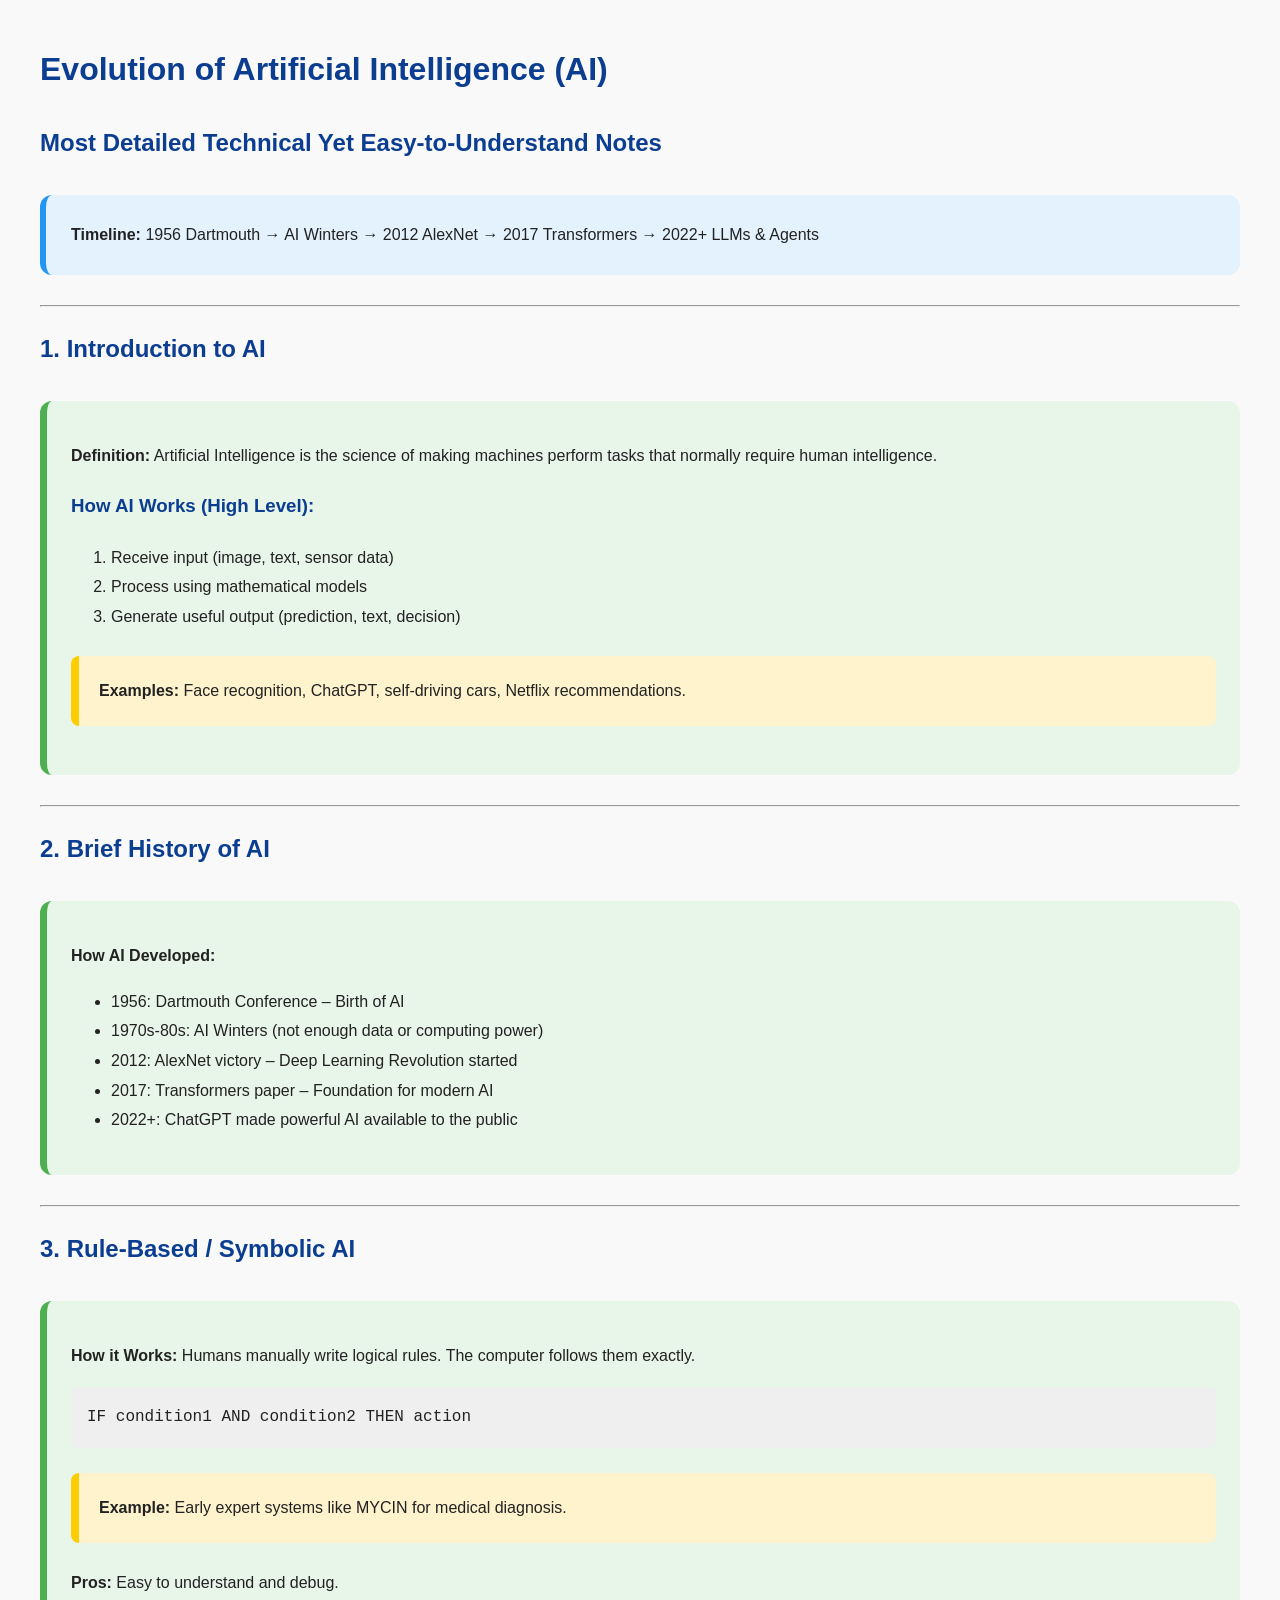
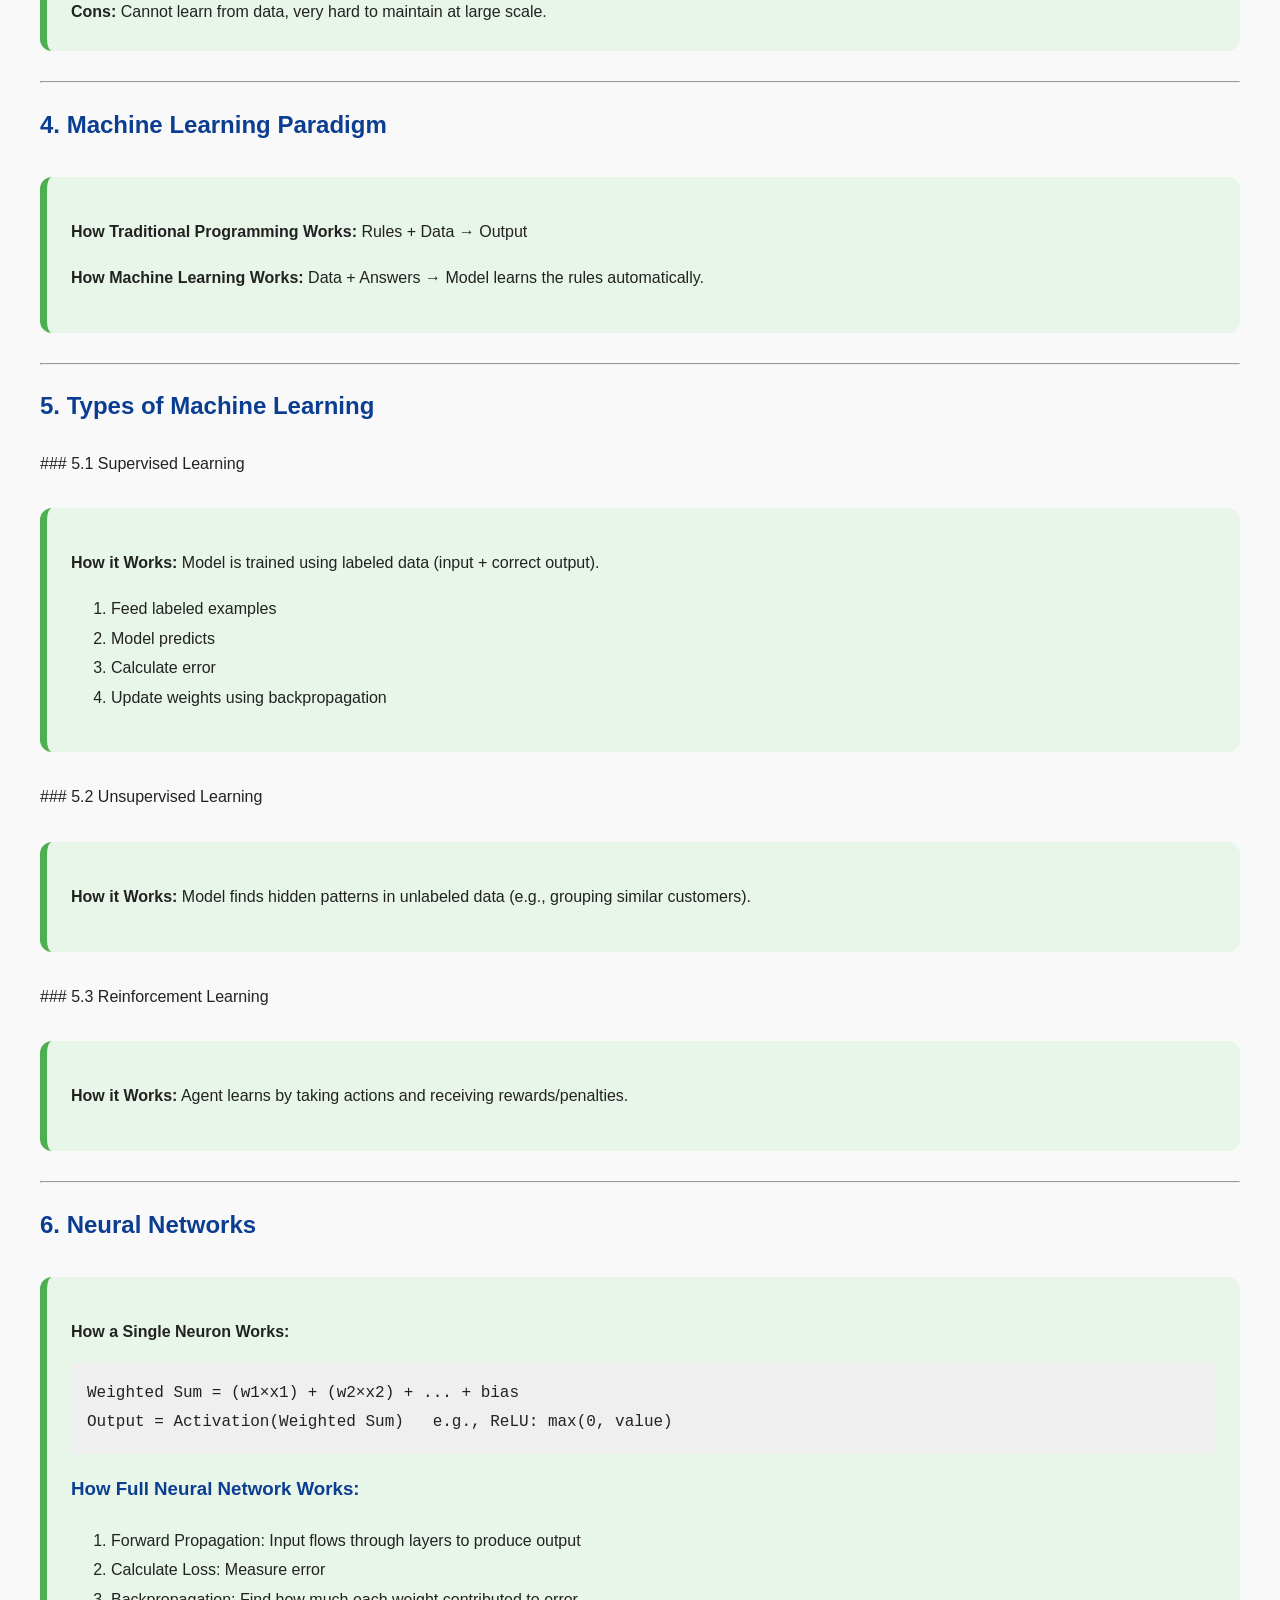
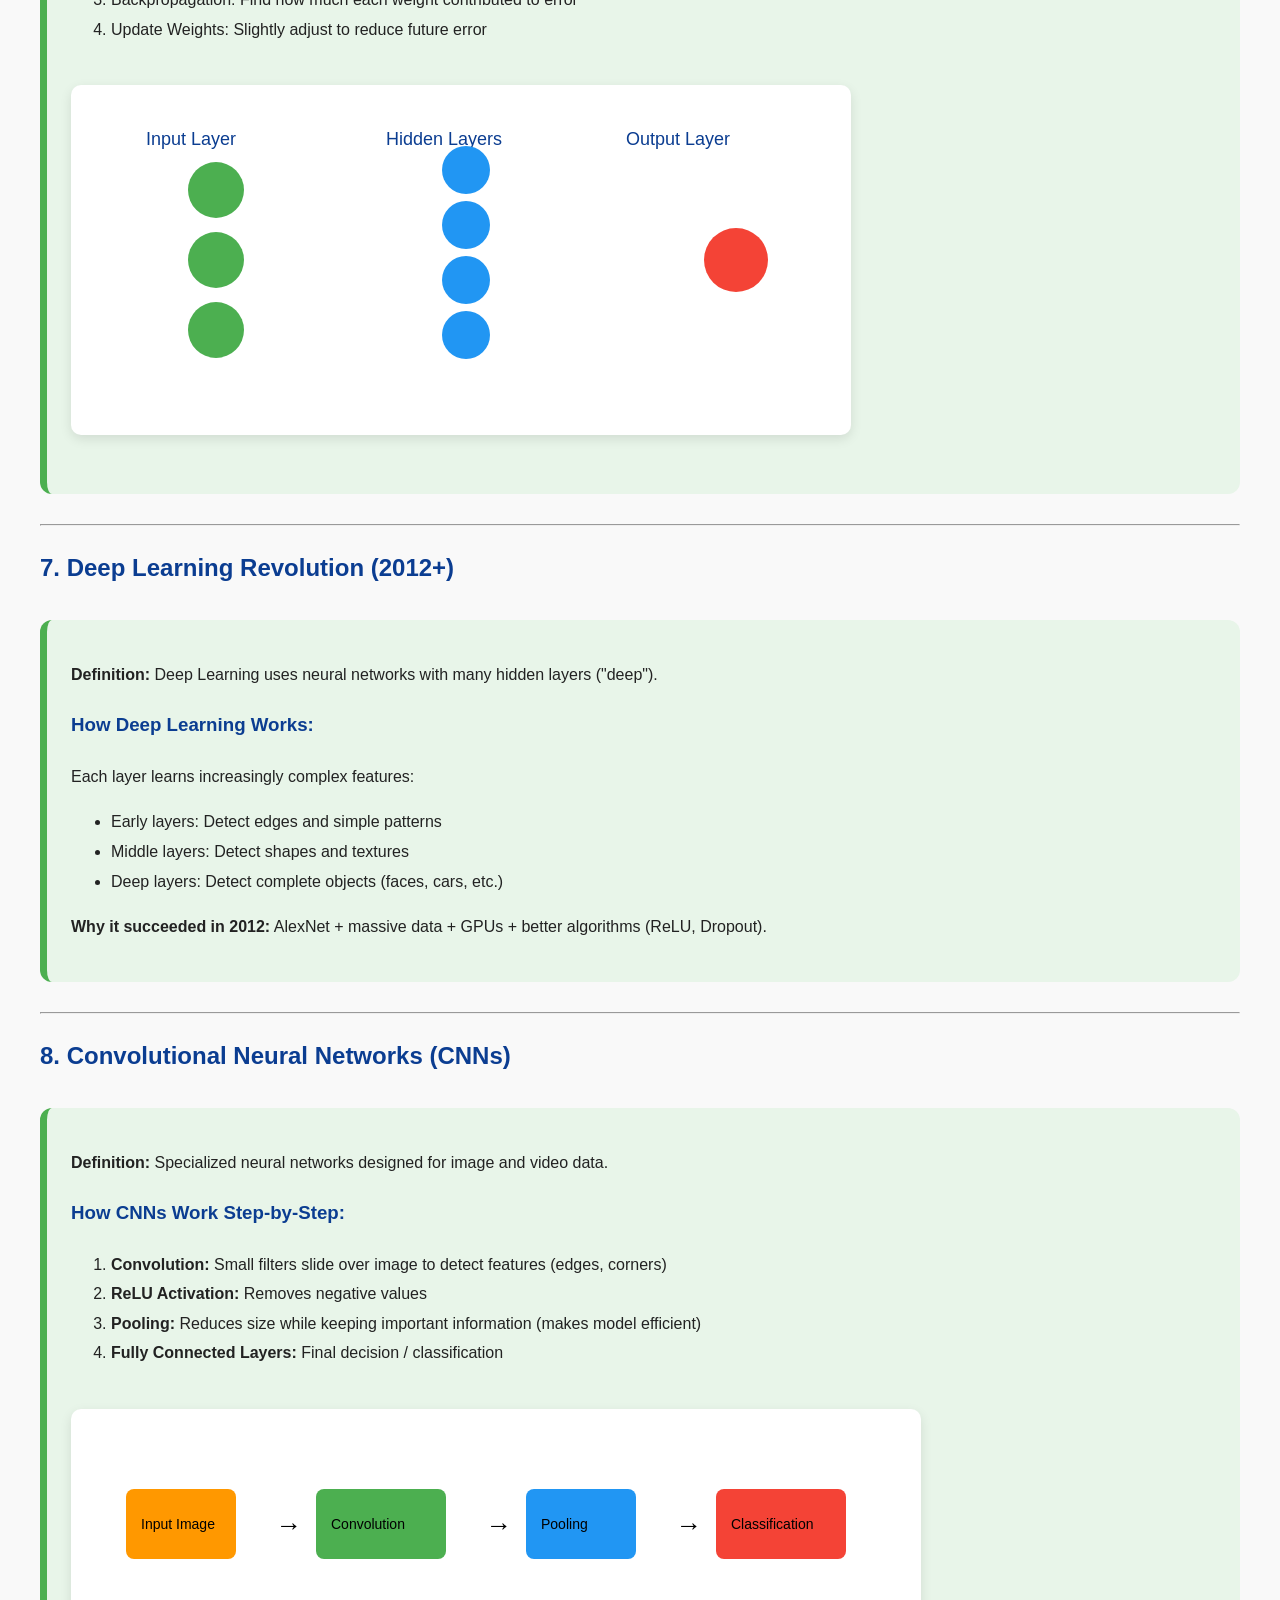
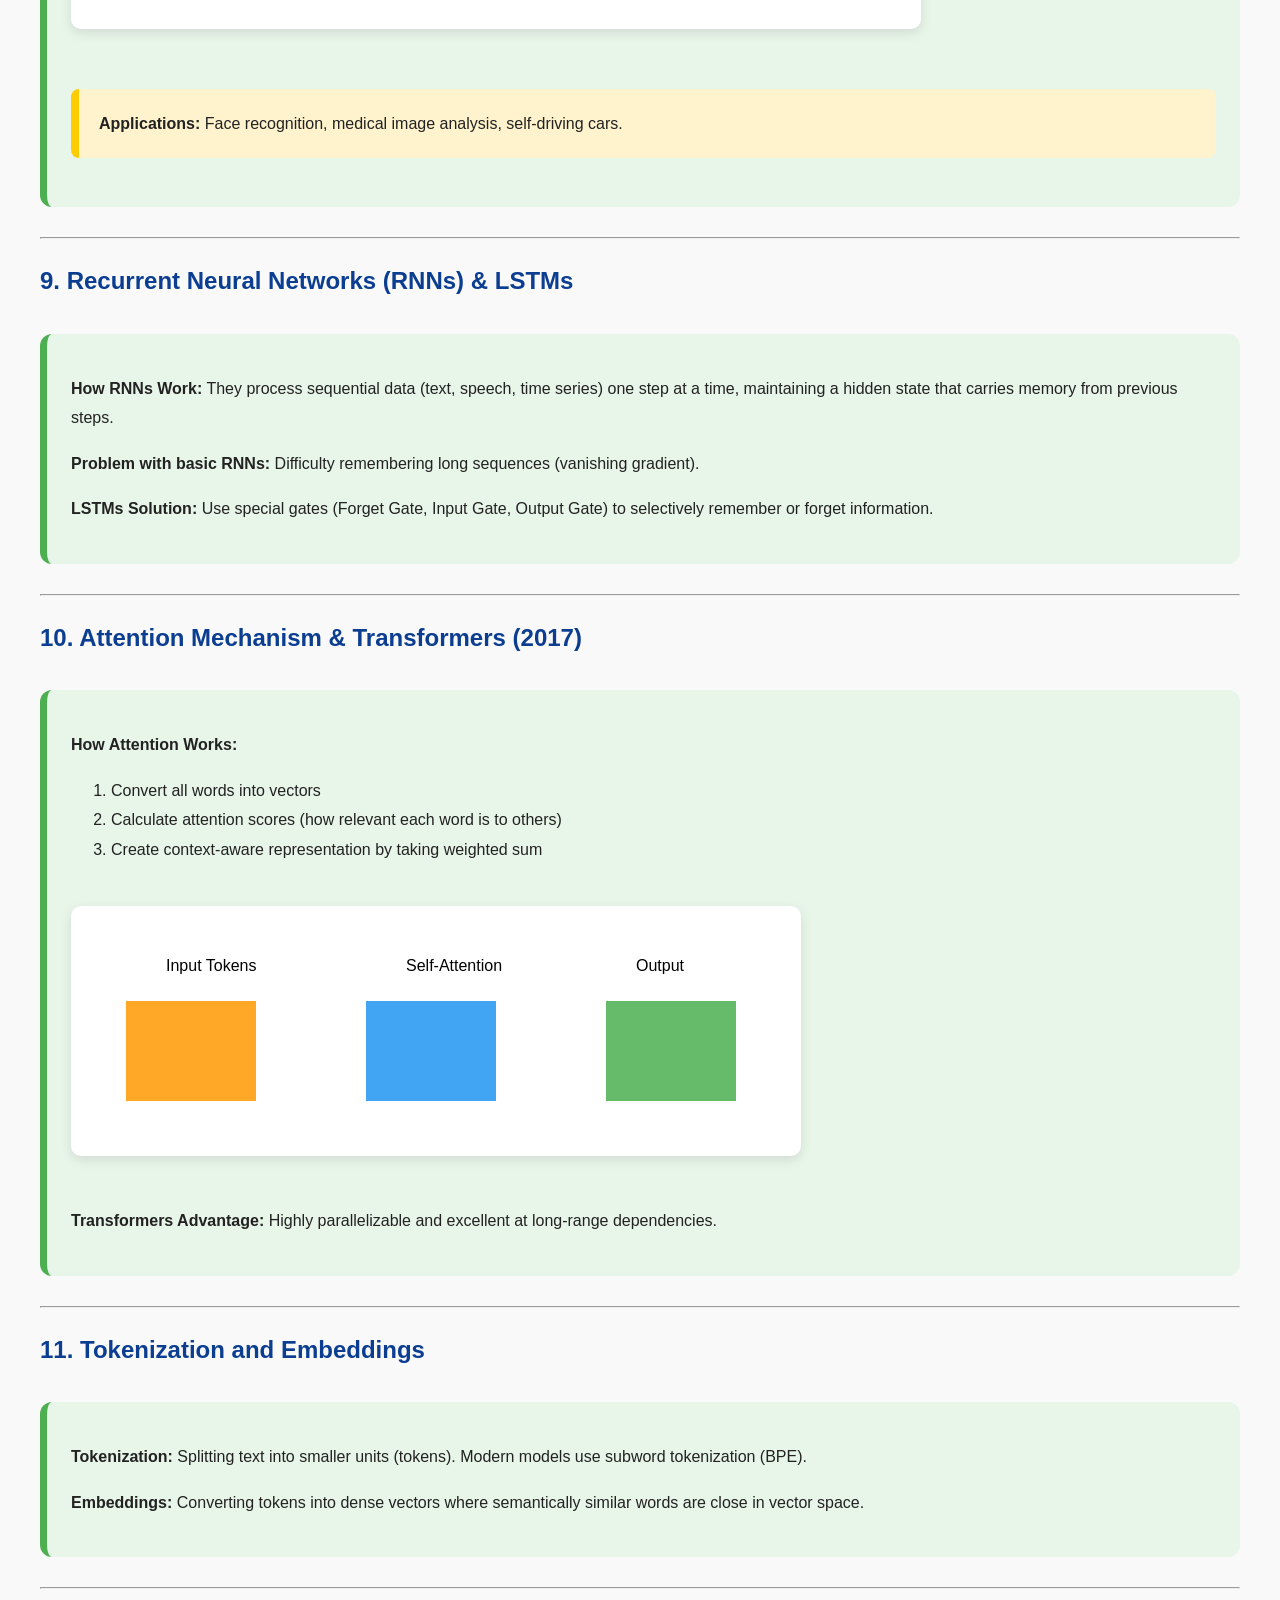
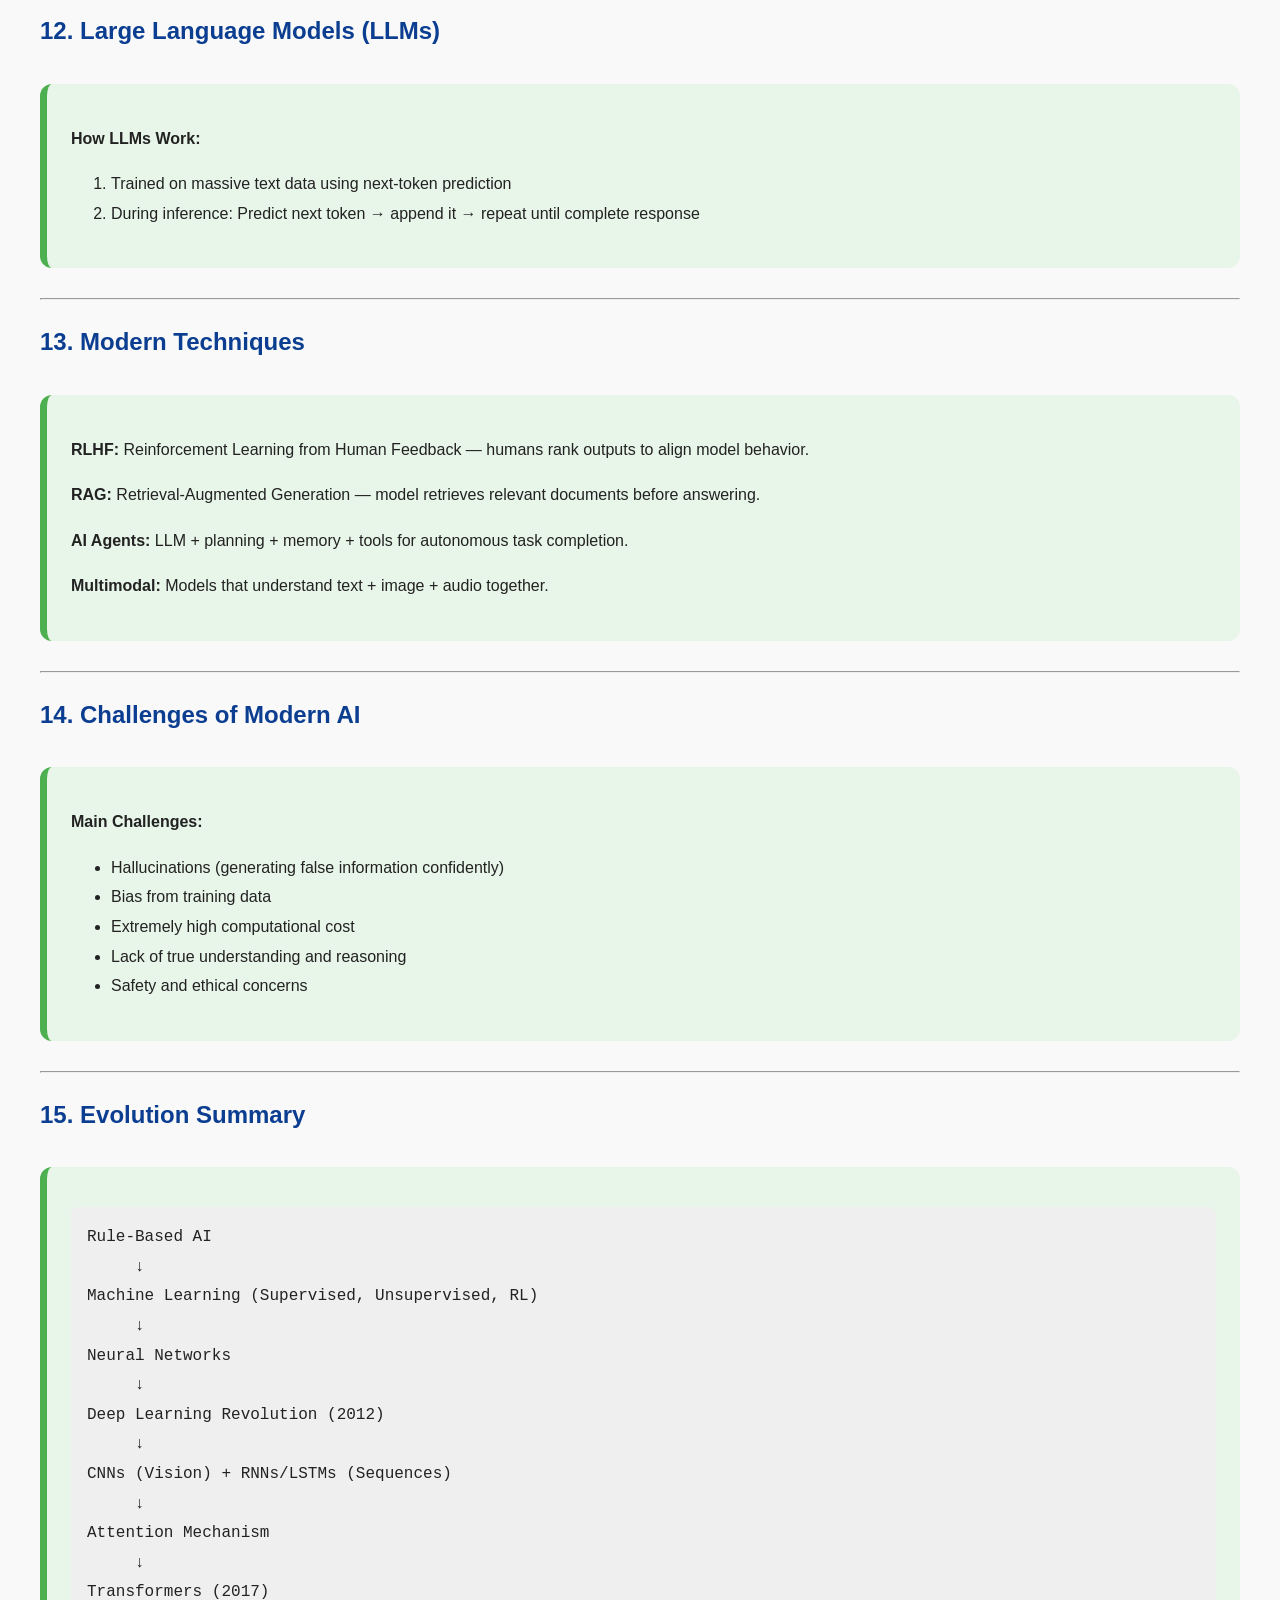
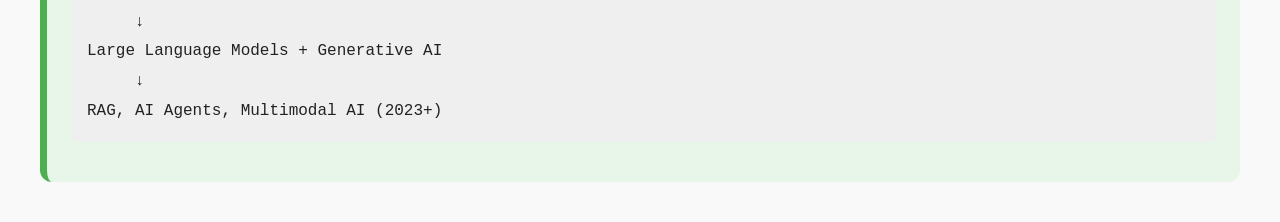
<file: AI_ML_intro_notes.html>
<!DOCTYPE html>
<html>
<head>
    <meta charset="UTF-8">
    <title>Evolution of AI - Most Detailed Notes</title>
    <style>
        body { font-family: Arial, sans-serif; line-height: 1.85; margin: 40px; background-color: #f9f9f9; color: #222; }
        h1, h2, h3 { color: #0b3d91; }
        code, pre { background-color: #efefef; padding: 16px; border-radius: 8px; overflow-x: auto; font-family: 'Courier New', monospace; }
        table { border-collapse: collapse; width: 100%; margin: 20px 0; }
        th, td { border: 1px solid #999; padding: 12px; text-align: left; }
        .example { background: #fff3cd; padding: 20px; border-left: 8px solid #ffcc00; margin: 25px 0; border-radius: 8px; }
        .timeline { background: #e3f2fd; padding: 25px; border-radius: 12px; margin: 30px 0; border-left: 6px solid #2196F3; }
        svg { max-width: 100%; height: auto; margin: 25px 0; background: white; border-radius: 10px; padding: 15px; box-shadow: 0 4px 12px rgba(0,0,0,0.1); }
        .diagram-caption { text-align: center; font-style: italic; color: #444; margin: 12px 0 35px 0; }
        .subtype { background: #e8f5e9; padding: 24px; border-radius: 12px; margin: 30px 0; border-left: 7px solid #4CAF50; }
    </style>
</head>
<body>

<h1>Evolution of Artificial Intelligence (AI)</h1>
<h2>Most Detailed Technical Yet Easy-to-Understand Notes</h2>

<div class="timeline">
    <strong>Timeline:</strong> 1956 Dartmouth → AI Winters → 2012 AlexNet → 2017 Transformers → 2022+ LLMs & Agents
</div>

<hr>

<h2>1. Introduction to AI</h2>
<div class="subtype">
<p><strong>Definition:</strong> Artificial Intelligence is the science of making machines perform tasks that normally require human intelligence.</p>

<h3>How AI Works (High Level):</h3>
<ol>
    <li>Receive input (image, text, sensor data)</li>
    <li>Process using mathematical models</li>
    <li>Generate useful output (prediction, text, decision)</li>
</ol>

<div class="example">
<b>Examples:</b> Face recognition, ChatGPT, self-driving cars, Netflix recommendations.
</div>
</div>

<hr>

<h2>2. Brief History of AI</h2>
<div class="subtype">
<p><strong>How AI Developed:</strong></p>
<ul>
    <li>1956: Dartmouth Conference – Birth of AI</li>
    <li>1970s-80s: AI Winters (not enough data or computing power)</li>
    <li>2012: AlexNet victory – Deep Learning Revolution started</li>
    <li>2017: Transformers paper – Foundation for modern AI</li>
    <li>2022+: ChatGPT made powerful AI available to the public</li>
</ul>
</div>

<hr>

<h2>3. Rule-Based / Symbolic AI</h2>
<div class="subtype">
<p><strong>How it Works:</strong> Humans manually write logical rules. The computer follows them exactly.</p>

<pre>
IF condition1 AND condition2 THEN action
</pre>

<div class="example">
<b>Example:</b> Early expert systems like MYCIN for medical diagnosis.
</div>

<strong>Pros:</strong> Easy to understand and debug.<br>
<strong>Cons:</strong> Cannot learn from data, very hard to maintain at large scale.
</div>

<hr>

<h2>4. Machine Learning Paradigm</h2>
<div class="subtype">
<p><strong>How Traditional Programming Works:</strong> Rules + Data → Output</p>
<p><strong>How Machine Learning Works:</strong> Data + Answers → Model learns the rules automatically.</p>
</div>

<hr>

<h2>5. Types of Machine Learning</h2>

### 5.1 Supervised Learning
<div class="subtype">
<p><strong>How it Works:</strong> Model is trained using labeled data (input + correct output).</p>
<ol>
    <li>Feed labeled examples</li>
    <li>Model predicts</li>
    <li>Calculate error</li>
    <li>Update weights using backpropagation</li>
</ol>
</div>

### 5.2 Unsupervised Learning
<div class="subtype">
<p><strong>How it Works:</strong> Model finds hidden patterns in unlabeled data (e.g., grouping similar customers).</p>
</div>

### 5.3 Reinforcement Learning
<div class="subtype">
<p><strong>How it Works:</strong> Agent learns by taking actions and receiving rewards/penalties.</p>
</div>

<hr>

<h2>6. Neural Networks</h2>
<div class="subtype">
<p><strong>How a Single Neuron Works:</strong></p>
<pre>
Weighted Sum = (w1×x1) + (w2×x2) + ... + bias
Output = Activation(Weighted Sum)   e.g., ReLU: max(0, value)
</pre>

<h3>How Full Neural Network Works:</h3>
<ol>
    <li>Forward Propagation: Input flows through layers to produce output</li>
    <li>Calculate Loss: Measure error</li>
    <li>Backpropagation: Find how much each weight contributed to error</li>
    <li>Update Weights: Slightly adjust to reduce future error</li>
</ol>

<svg width="750" height="320" viewBox="0 0 750 320">
  <text x="60" y="45" font-size="18" fill="#0b3d91">Input Layer</text>
  <circle cx="130" cy="90" r="28" fill="#4CAF50"/>
  <circle cx="130" cy="160" r="28" fill="#4CAF50"/>
  <circle cx="130" cy="230" r="28" fill="#4CAF50"/>
  <text x="300" y="45" font-size="18" fill="#0b3d91">Hidden Layers</text>
  <circle cx="380" cy="70" r="24" fill="#2196F3"/>
  <circle cx="380" cy="125" r="24" fill="#2196F3"/>
  <circle cx="380" cy="180" r="24" fill="#2196F3"/>
  <circle cx="380" cy="235" r="24" fill="#2196F3"/>
  <text x="540" y="45" font-size="18" fill="#0b3d91">Output Layer</text>
  <circle cx="650" cy="160" r="32" fill="#f44336"/>
</svg>
</div>

<hr>

<h2>7. Deep Learning Revolution (2012+)</h2>
<div class="subtype">
<p><strong>Definition:</strong> Deep Learning uses neural networks with many hidden layers ("deep").</p>

<h3>How Deep Learning Works:</h3>
<p>Each layer learns increasingly complex features:</p>
<ul>
    <li>Early layers: Detect edges and simple patterns</li>
    <li>Middle layers: Detect shapes and textures</li>
    <li>Deep layers: Detect complete objects (faces, cars, etc.)</li>
</ul>

<p><strong>Why it succeeded in 2012:</strong> AlexNet + massive data + GPUs + better algorithms (ReLU, Dropout).</p>
</div>

<hr>

<h2>8. Convolutional Neural Networks (CNNs)</h2>
<div class="subtype">
<p><strong>Definition:</strong> Specialized neural networks designed for image and video data.</p>

<h3>How CNNs Work Step-by-Step:</h3>
<ol>
    <li><strong>Convolution:</strong> Small filters slide over image to detect features (edges, corners)</li>
    <li><strong>ReLU Activation:</strong> Removes negative values</li>
    <li><strong>Pooling:</strong> Reduces size while keeping important information (makes model efficient)</li>
    <li><strong>Fully Connected Layers:</strong> Final decision / classification</li>
</ol>

<svg width="820" height="190" viewBox="0 0 820 190">
  <rect x="40" y="65" width="110" height="70" fill="#FF9800" rx="8"/>
  <text x="55" y="105" font-size="14">Input Image</text>
  <text x="190" y="110" font-size="26">→</text>
  <rect x="230" y="65" width="130" height="70" fill="#4CAF50" rx="8"/>
  <text x="245" y="105" font-size="14">Convolution</text>
  <text x="400" y="110" font-size="26">→</text>
  <rect x="440" y="65" width="110" height="70" fill="#2196F3" rx="8"/>
  <text x="455" y="105" font-size="14">Pooling</text>
  <text x="590" y="110" font-size="26">→</text>
  <rect x="630" y="65" width="130" height="70" fill="#f44336" rx="8"/>
  <text x="645" y="105" font-size="14">Classification</text>
</svg>

<div class="example">
<b>Applications:</b> Face recognition, medical image analysis, self-driving cars.
</div>
</div>

<hr>

<h2>9. Recurrent Neural Networks (RNNs) & LSTMs</h2>
<div class="subtype">
<p><strong>How RNNs Work:</strong> They process sequential data (text, speech, time series) one step at a time, maintaining a hidden state that carries memory from previous steps.</p>
<p><strong>Problem with basic RNNs:</strong> Difficulty remembering long sequences (vanishing gradient).</p>
<p><strong>LSTMs Solution:</strong> Use special gates (Forget Gate, Input Gate, Output Gate) to selectively remember or forget information.</p>
</div>

<hr>

<h2>10. Attention Mechanism & Transformers (2017)</h2>
<div class="subtype">
<p><strong>How Attention Works:</strong></p>
<ol>
    <li>Convert all words into vectors</li>
    <li>Calculate attention scores (how relevant each word is to others)</li>
    <li>Create context-aware representation by taking weighted sum</li>
</ol>

<svg width="700" height="220" viewBox="0 0 700 220">
  <text x="80" y="50" font-size="16">Input Tokens</text>
  <text x="320" y="50" font-size="16">Self-Attention</text>
  <text x="550" y="50" font-size="16">Output</text>
  <rect x="40" y="80" width="130" height="100" fill="#FF9800" opacity="0.85"/>
  <rect x="280" y="80" width="130" height="100" fill="#2196F3" opacity="0.85"/>
  <rect x="520" y="80" width="130" height="100" fill="#4CAF50" opacity="0.85"/>
</svg>

<p><strong>Transformers Advantage:</strong> Highly parallelizable and excellent at long-range dependencies.</p>
</div>

<hr>

<h2>11. Tokenization and Embeddings</h2>
<div class="subtype">
<p><strong>Tokenization:</strong> Splitting text into smaller units (tokens). Modern models use subword tokenization (BPE).</p>
<p><strong>Embeddings:</strong> Converting tokens into dense vectors where semantically similar words are close in vector space.</p>
</div>

<hr>

<h2>12. Large Language Models (LLMs)</h2>
<div class="subtype">
<p><strong>How LLMs Work:</strong></p>
<ol>
    <li>Trained on massive text data using next-token prediction</li>
    <li>During inference: Predict next token → append it → repeat until complete response</li>
</ol>
</div>

<hr>

<h2>13. Modern Techniques</h2>
<div class="subtype">
<p><strong>RLHF:</strong> Reinforcement Learning from Human Feedback — humans rank outputs to align model behavior.</p>
<p><strong>RAG:</strong> Retrieval-Augmented Generation — model retrieves relevant documents before answering.</p>
<p><strong>AI Agents:</strong> LLM + planning + memory + tools for autonomous task completion.</p>
<p><strong>Multimodal:</strong> Models that understand text + image + audio together.</p>
</div>

<hr>

<h2>14. Challenges of Modern AI</h2>
<div class="subtype">
<p><strong>Main Challenges:</strong></p>
<ul>
    <li>Hallucinations (generating false information confidently)</li>
    <li>Bias from training data</li>
    <li>Extremely high computational cost</li>
    <li>Lack of true understanding and reasoning</li>
    <li>Safety and ethical concerns</li>
</ul>
</div>

<hr>

<h2>15. Evolution Summary</h2>
<div class="subtype">
<pre>
Rule-Based AI
     ↓
Machine Learning (Supervised, Unsupervised, RL)
     ↓
Neural Networks
     ↓
Deep Learning Revolution (2012)
     ↓
CNNs (Vision) + RNNs/LSTMs (Sequences)
     ↓
Attention Mechanism
     ↓
Transformers (2017)
     ↓
Large Language Models + Generative AI
     ↓
RAG, AI Agents, Multimodal AI (2023+)
</pre>
</div>

</body>
</html>
</file>
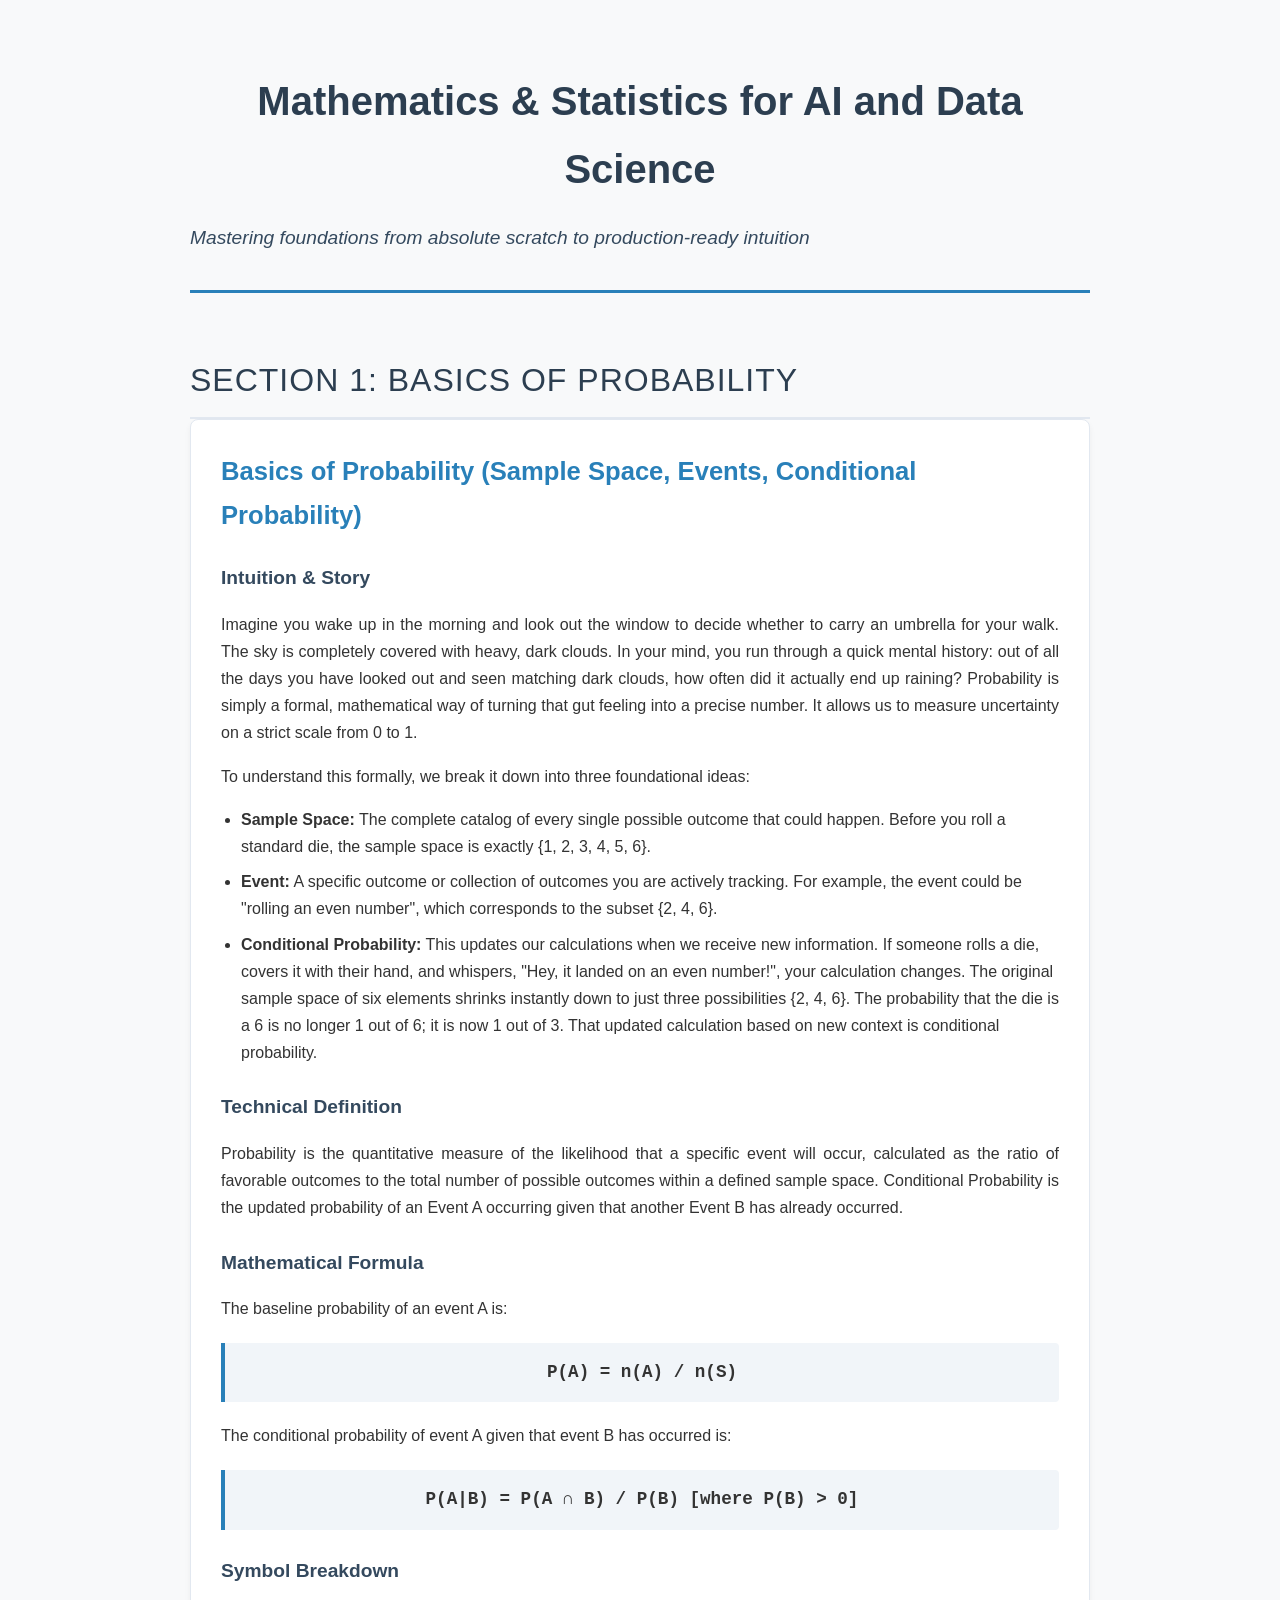
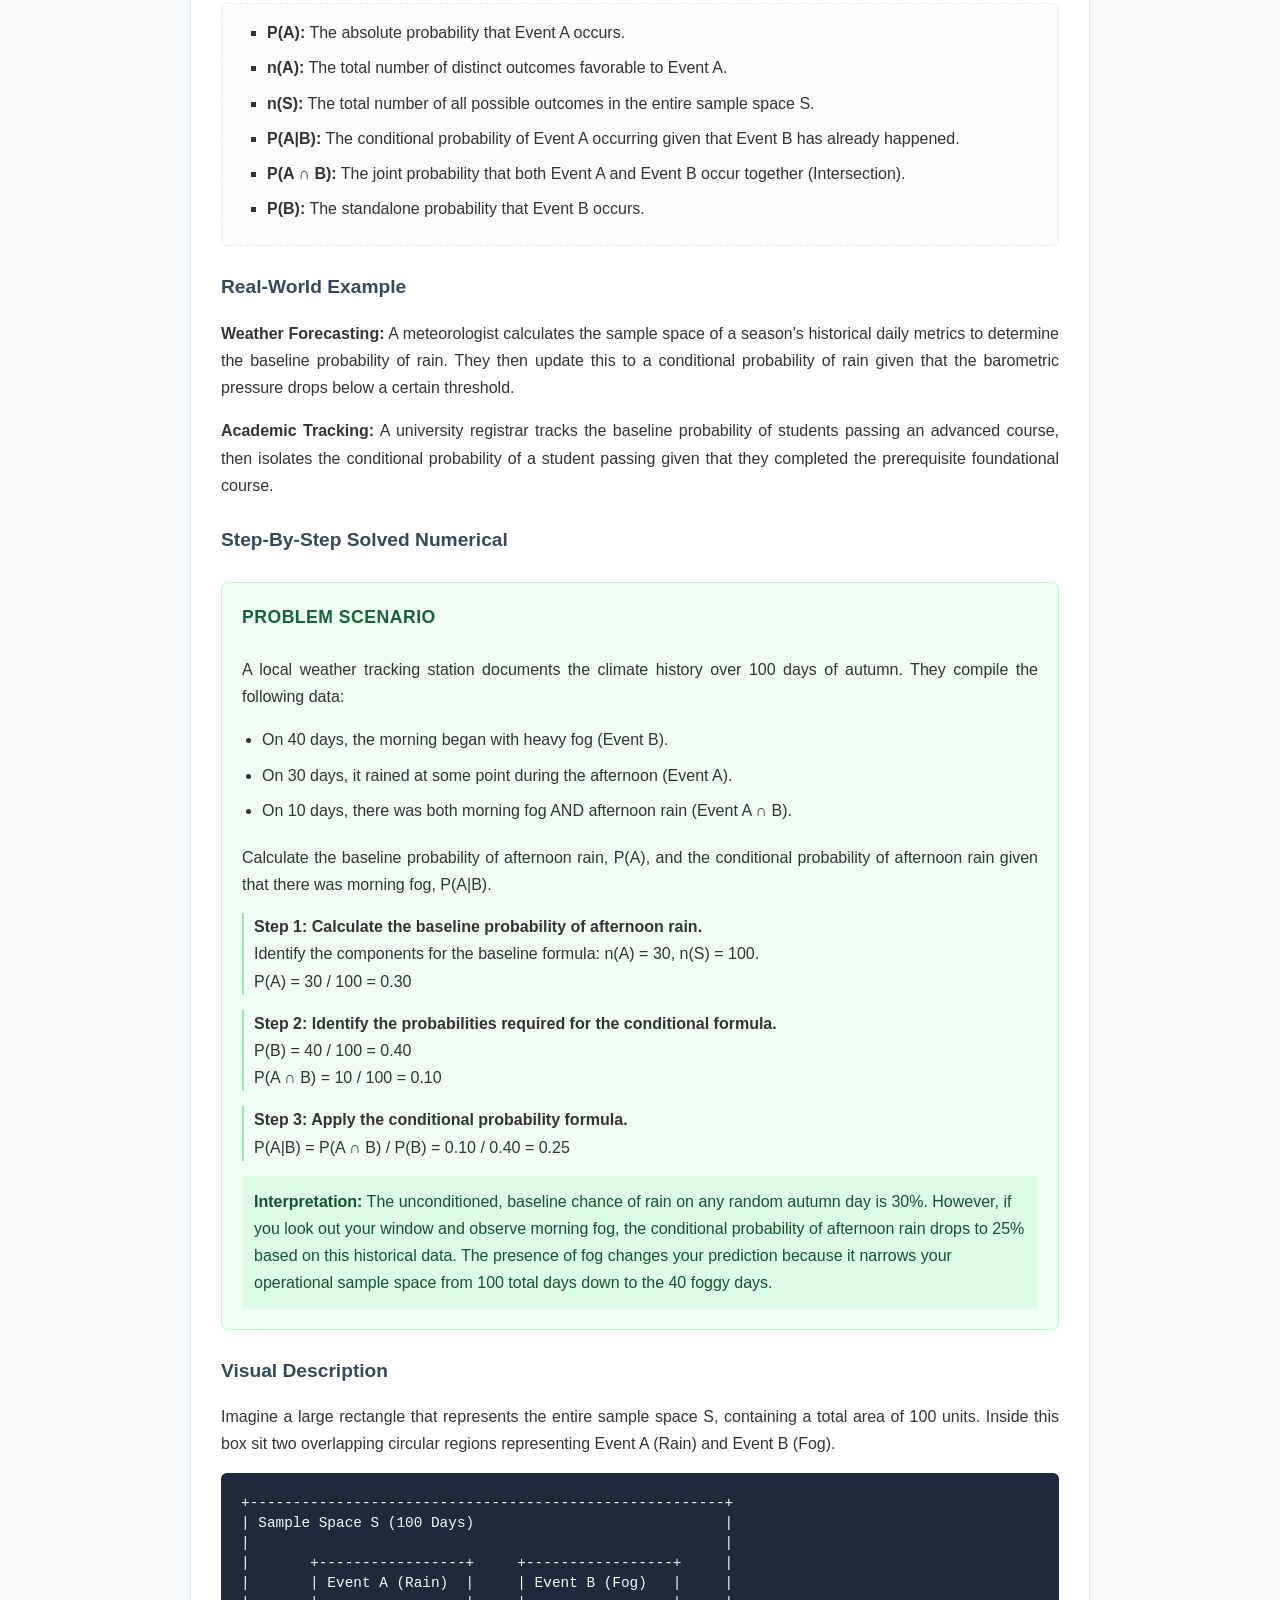
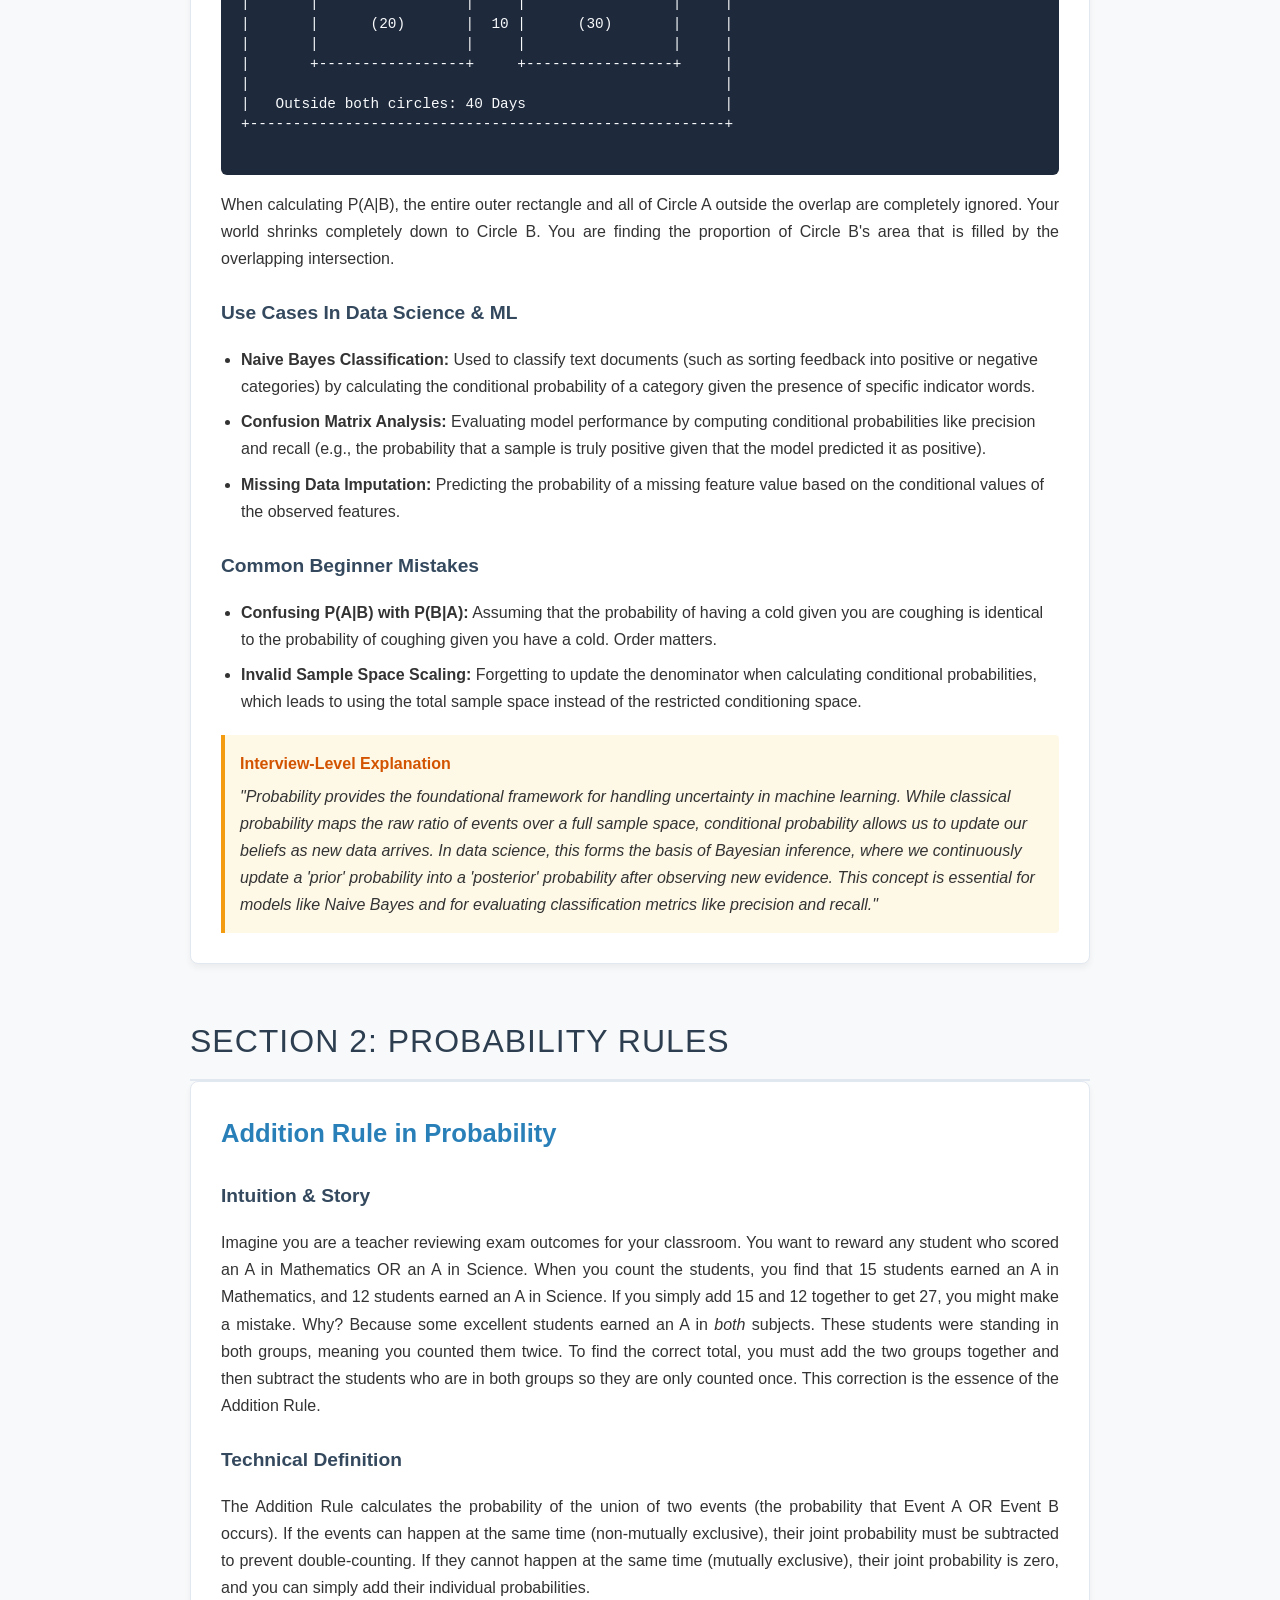
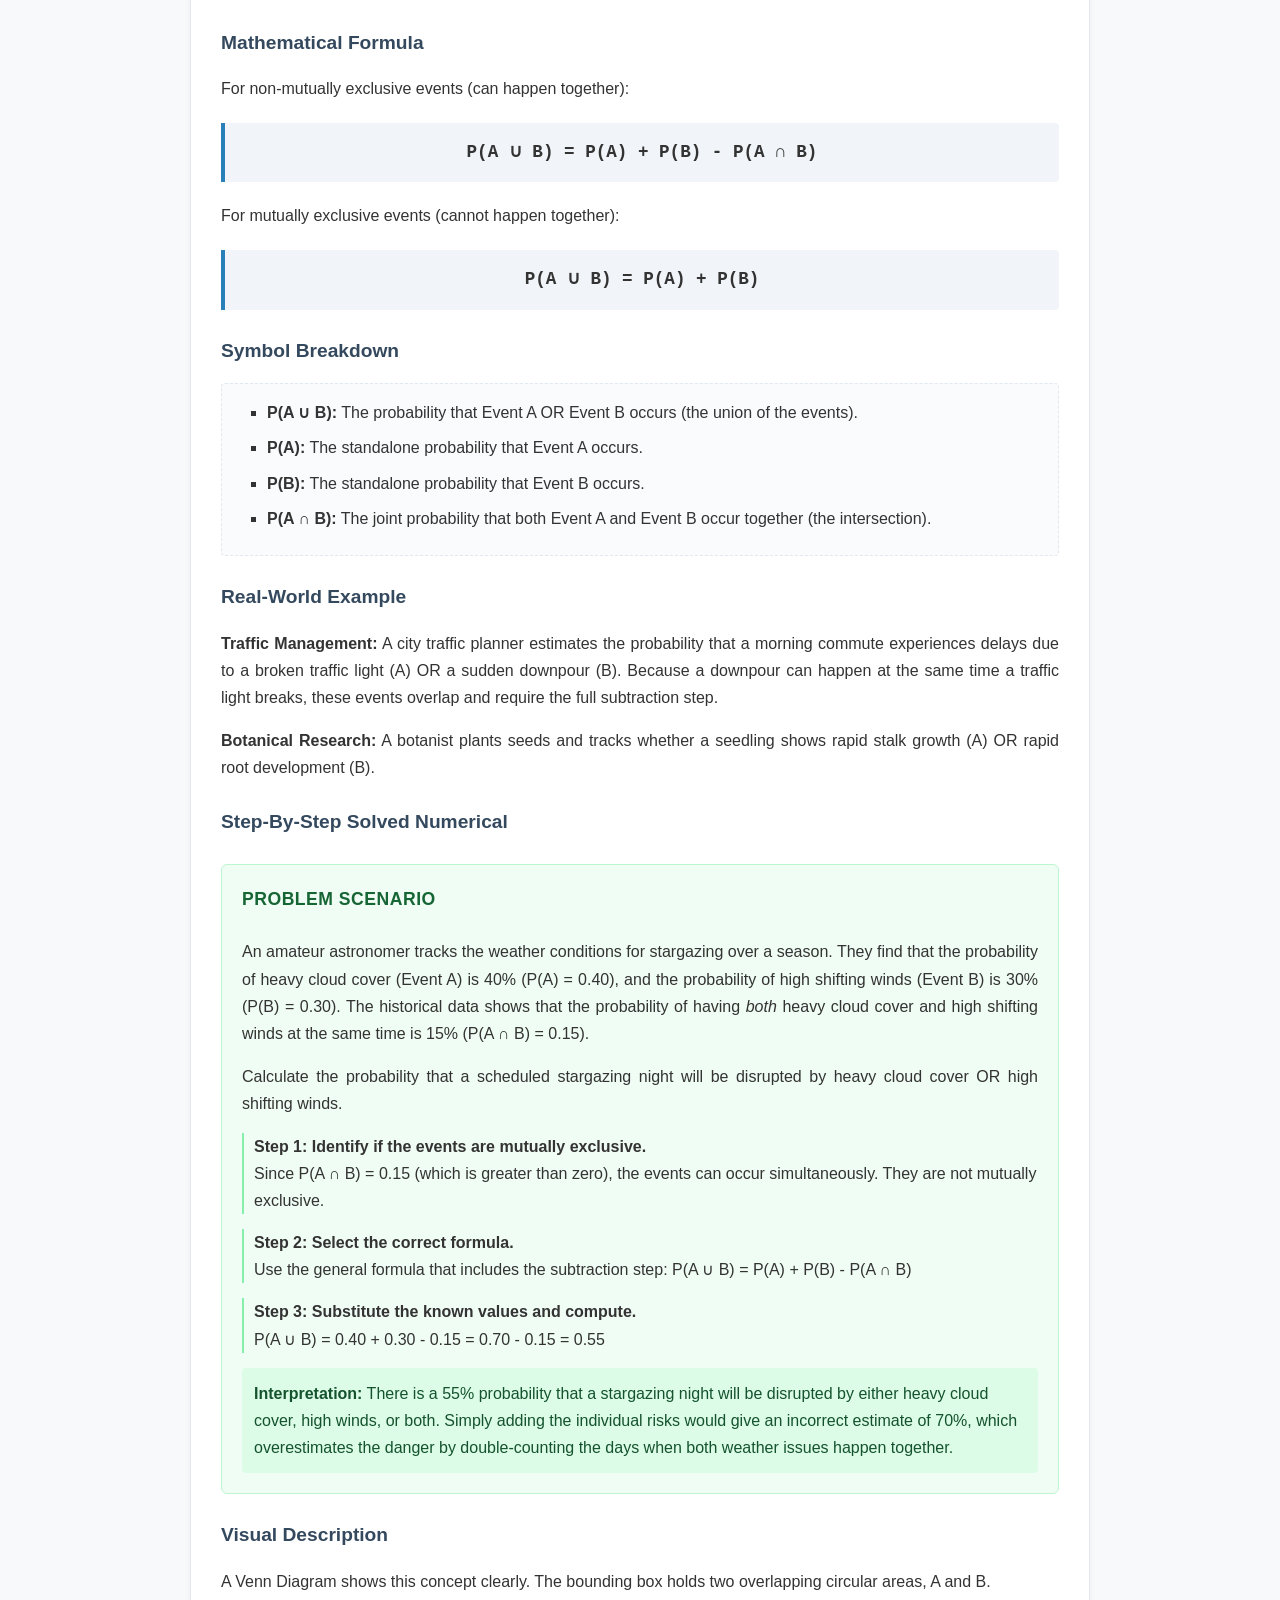
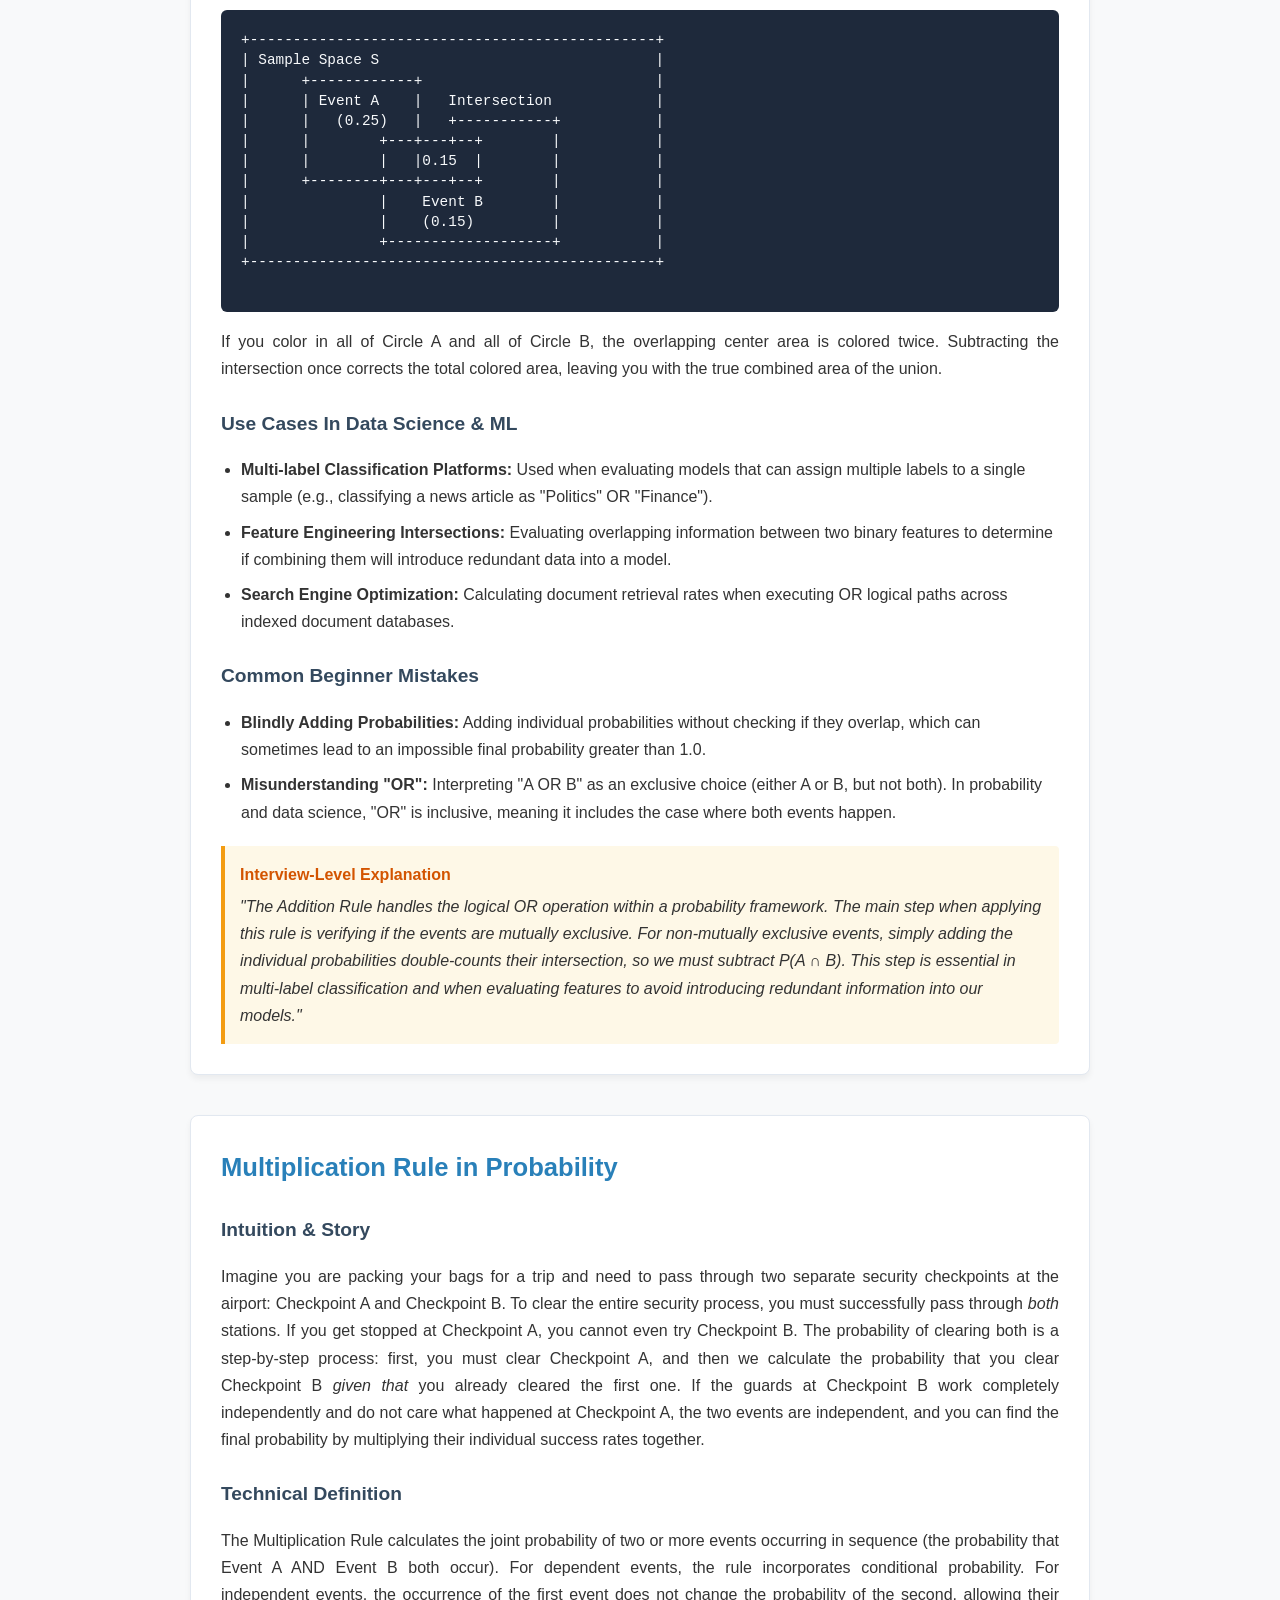
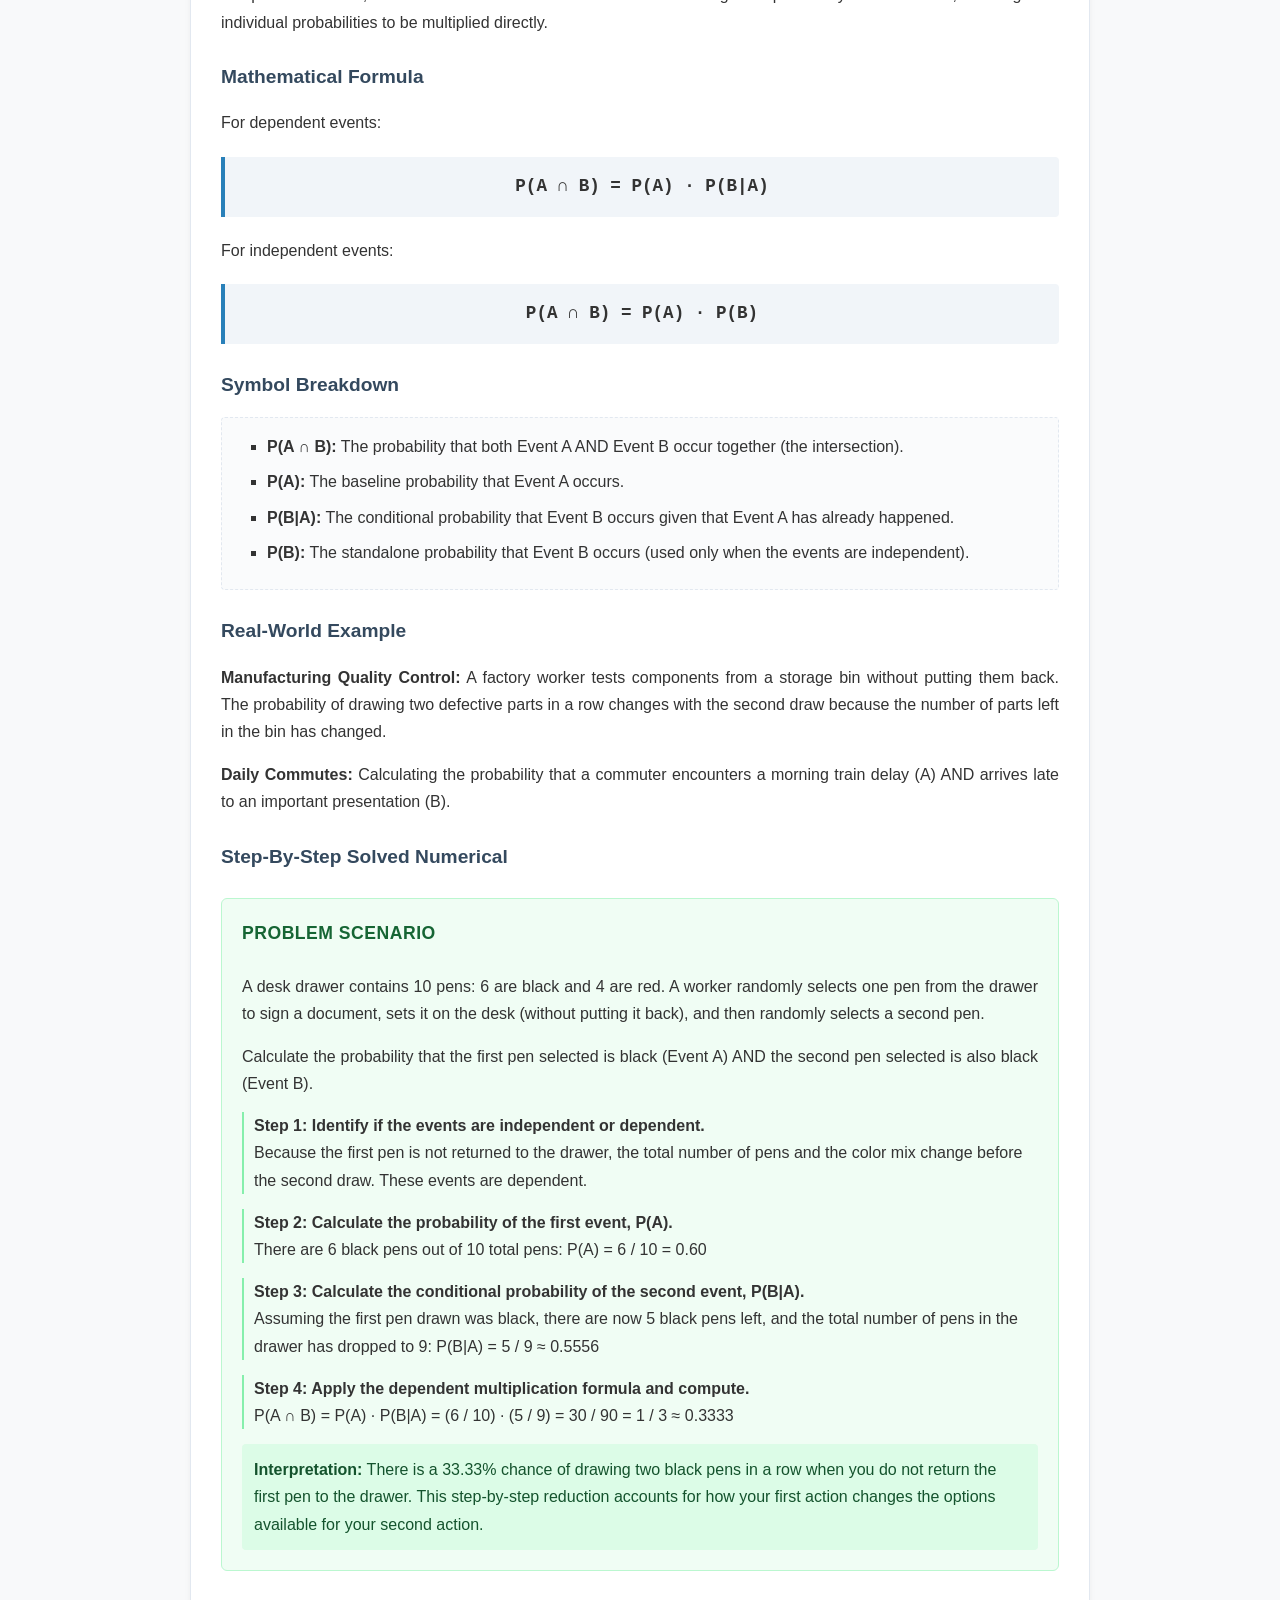
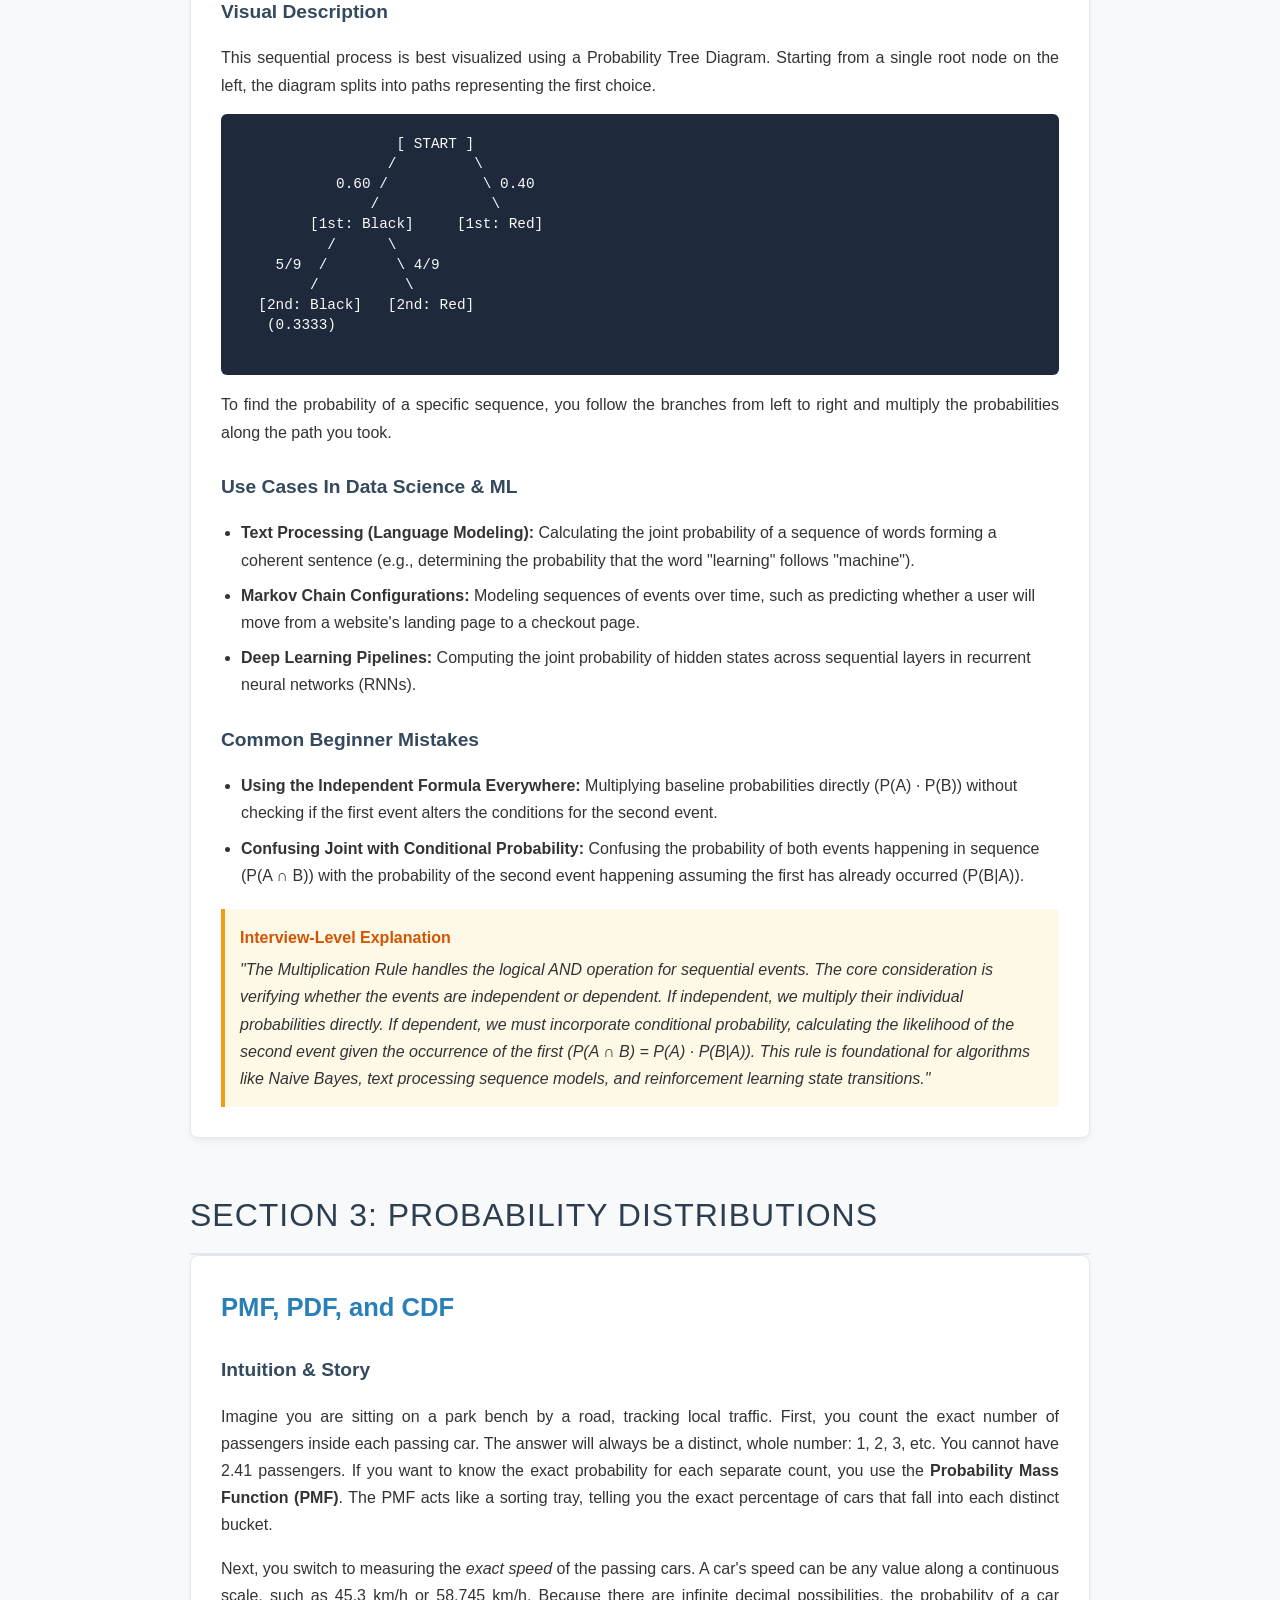
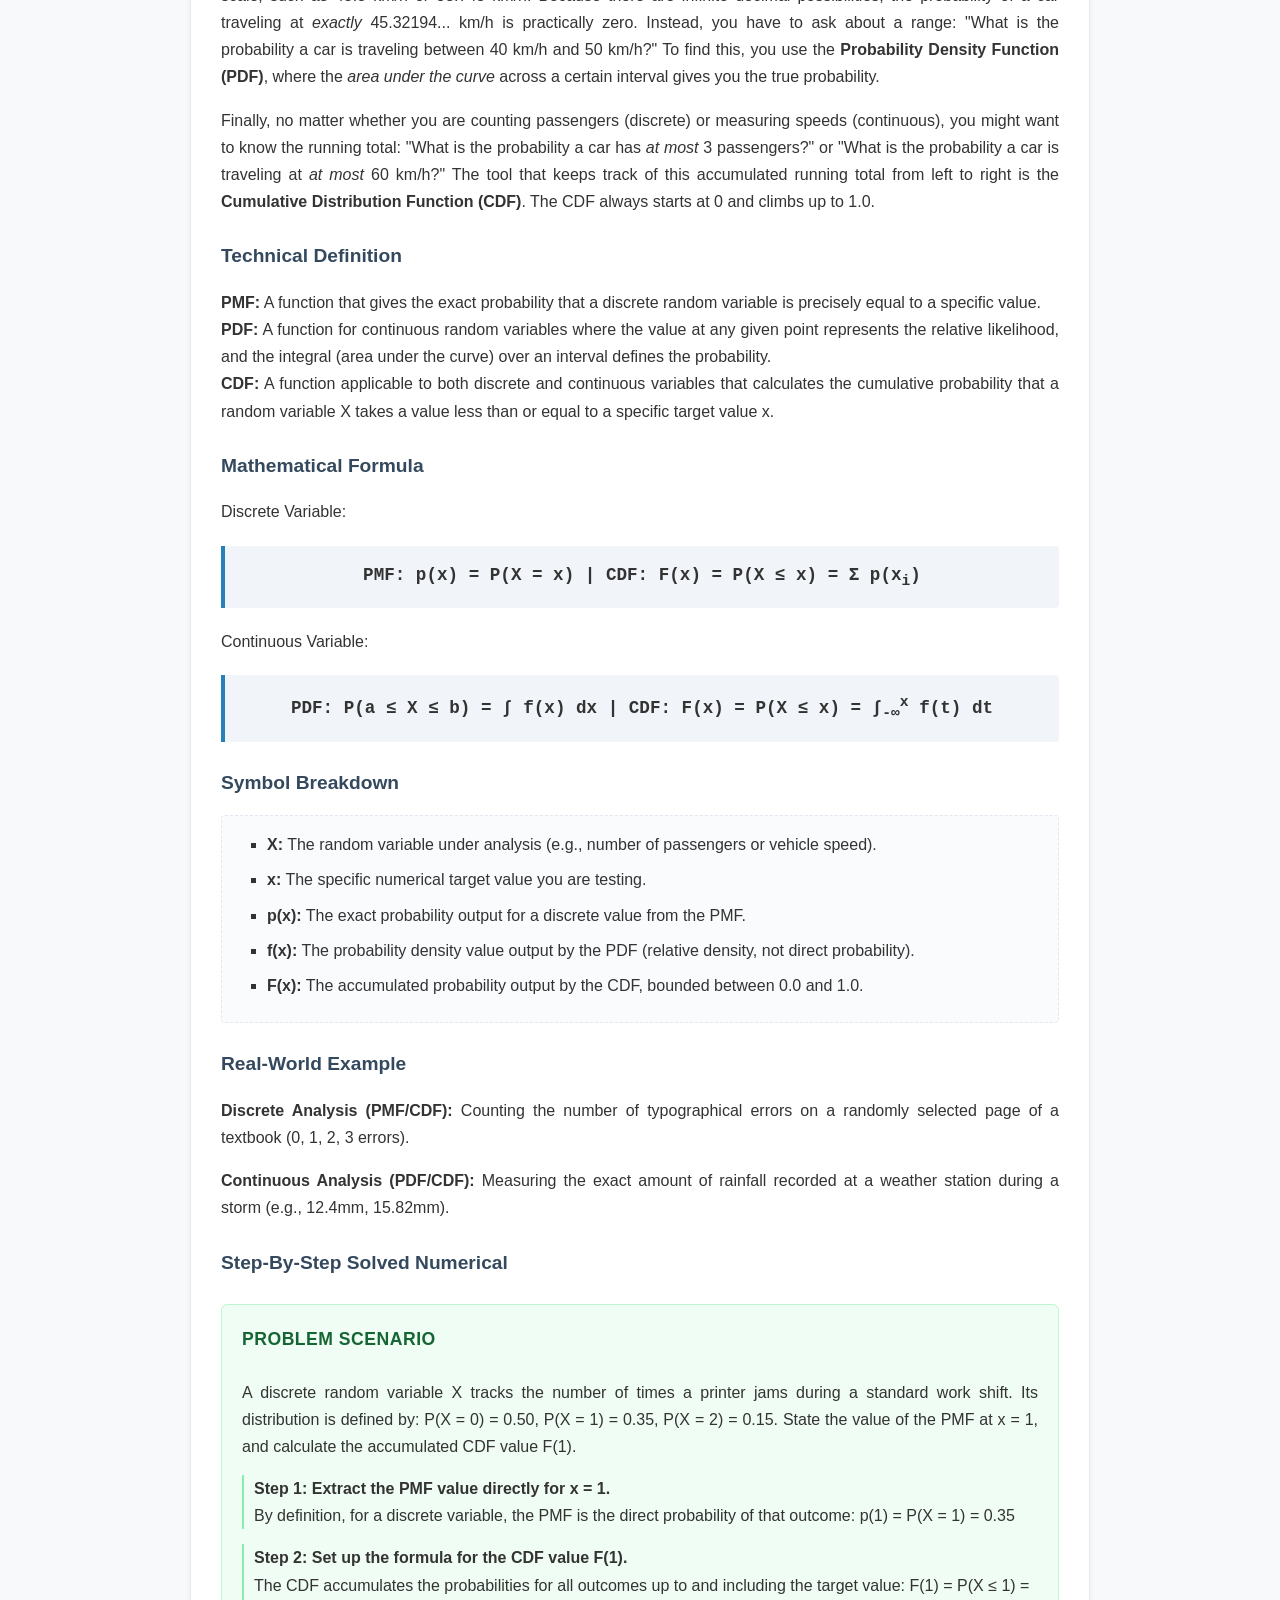
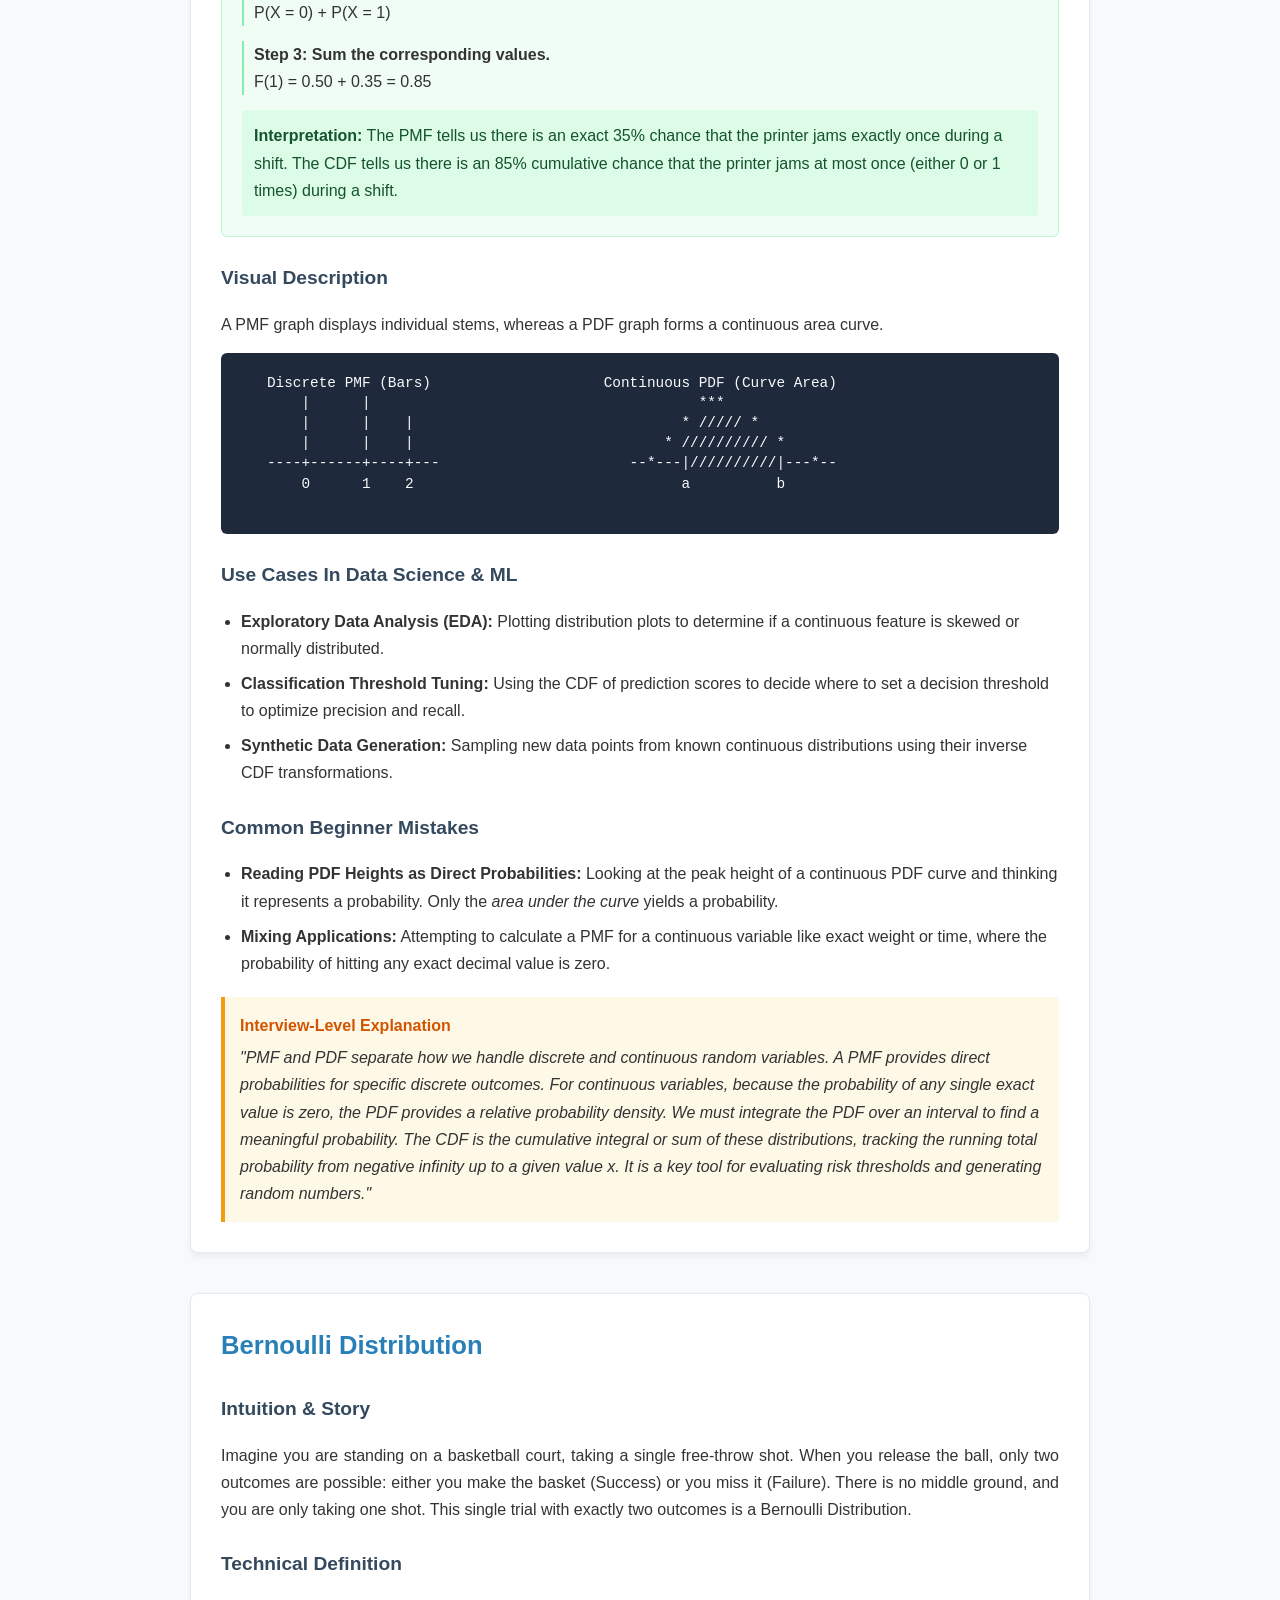
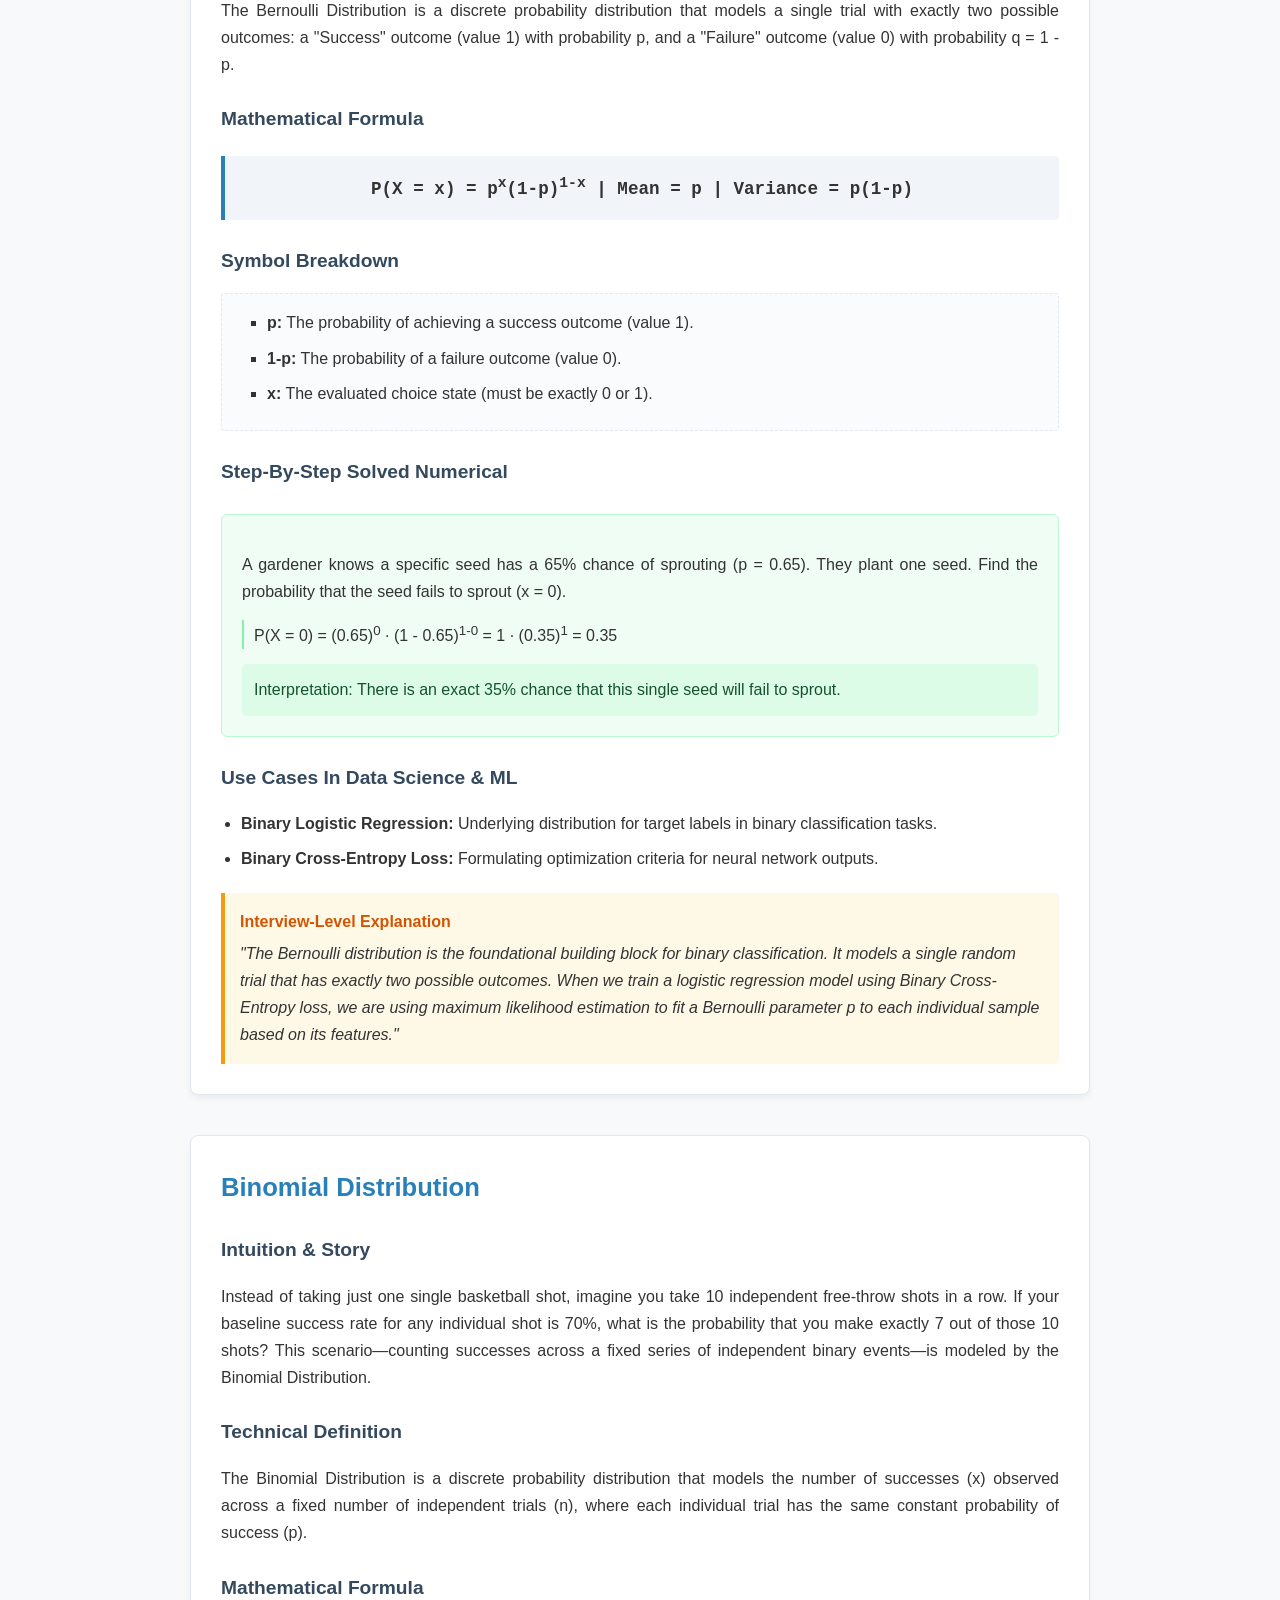
<file: MATH/probability distributions .html>
<!DOCTYPE html>
<html lang="en">
<head>
    <meta charset="UTF-8">
    <meta name="viewport" content="width=device-width, initial-scale=1.0">
    <title>Comprehensive Mathematics and Statistics Notes for AI & Data Science</title>
    <style>
        :root {
            --primary-color: #2c3e50;
            --secondary-color: #34495e;
            --accent-color: #2980b9;
            --bg-color: #f8f9fa;
            --text-color: #333333;
            --card-bg: #ffffff;
            --border-color: #e2e8f0;
        }

        body {
            font-family: -apple-system, BlinkMacSystemFont, "Segoe UI", Roboto, Helvetica, Arial, sans-serif;
            line-height: 1.7;
            color: var(--text-color);
            background-color: var(--bg-color);
            margin: 0;
            padding: 0;
        }

        .container {
            max-width: 900px;
            margin: 0 auto;
            padding: 40px 20px;
        }

        header {
            text-align: center;
            margin-bottom: 60px;
            border-bottom: 3px solid var(--accent-color);
            padding-bottom: 20px;
        }

        header h1 {
            color: var(--primary-color);
            font-size: 2.5rem;
            margin-bottom: 10px;
        }

        header p {
            font-size: 1.2rem;
            color: var(--secondary-color);
            font-style: italic;
        }

        .section-title {
            color: var(--primary-color);
            font-size: 2rem;
            border-bottom: 2px solid var(--border-color);
            padding-bottom: 10px;
            margin-top: 50px;
            text-transform: uppercase;
            letter-spacing: 1px;
        }

        .topic-container {
            background: var(--card-bg);
            border: 1px solid var(--border-color);
            border-radius: 8px;
            padding: 30px;
            margin-bottom: 40px;
            box-shadow: 0 4px 6px rgba(0,0,0,0.05);
        }

        .topic-title {
            color: var(--accent-color);
            font-size: 1.6rem;
            margin-top: 0;
            margin-bottom: 20px;
        }

        h3 {
            color: var(--secondary-color);
            font-size: 1.2rem;
            margin-top: 25px;
            margin-bottom: 10px;
            text-transform: capitalize;
        }

        p {
            margin-bottom: 15px;
            text-align: justify;
        }

        ul {
            margin-bottom: 20px;
            padding-left: 20px;
        }

        li {
            margin-bottom: 8px;
        }

        .formula-block {
            background-color: #f1f5f9;
            border-left: 4px solid var(--accent-color);
            padding: 15px;
            font-family: "Courier New", Courier, monospace;
            font-size: 1.1rem;
            font-weight: bold;
            text-align: center;
            margin: 20px 0;
            border-radius: 0 4px 4px 0;
        }

        .symbol-list {
            list-style-type: square;
            background-color: #fafbfc;
            padding: 15px 15px 15px 45px;
            border: 1px dashed var(--border-color);
            border-radius: 4px;
        }

        .solved-example {
            background-color: #f0fdf4;
            border: 1px solid #bbf7d0;
            border-radius: 6px;
            padding: 20px;
            margin: 25px 0;
        }

        .solved-example h4 {
            color: #166534;
            margin-top: 0;
            font-size: 1.1rem;
            text-transform: uppercase;
            letter-spacing: 0.5px;
        }

        .step {
            margin-bottom: 15px;
            padding-left: 10px;
            border-left: 2px solid #86efac;
        }

        .interpretation {
            background-color: #dcfce7;
            padding: 12px;
            border-radius: 4px;
            font-weight: 500;
            color: #14532d;
            margin-top: 15px;
        }

        pre.ascii-art {
            background-color: #1e293b;
            color: #f8fafc;
            padding: 20px;
            border-radius: 6px;
            font-family: Consolas, "Liberation Mono", Menlo, Courier, monospace;
            font-size: 0.9rem;
            overflow-x: auto;
            line-height: 1.4;
        }

        .interview-box {
            background-color: #fef8e7;
            border-left: 4px solid #f39c12;
            padding: 15px;
            font-style: italic;
            margin-top: 20px;
            border-radius: 0 4px 4px 0;
        }

        .interview-box strong {
            color: #d35400;
            font-style: normal;
            display: block;
            margin-bottom: 5px;
        }
    </style>
</head>
<body>

<div class="container">
    <header>
        <h1>Mathematics & Statistics for AI and Data Science</h1>
        <p>Mastering foundations from absolute scratch to production-ready intuition</p>
    </header>

    <!-- SECTION 1 -->
    <div class="section-title">Section 1: Basics of Probability</div>

    <div class="topic-container">
        <h2 class="topic-title">Basics of Probability (Sample Space, Events, Conditional Probability)</h2>
        
        <h3>Intuition & Story</h3>
        <p>Imagine you wake up in the morning and look out the window to decide whether to carry an umbrella for your walk. The sky is completely covered with heavy, dark clouds. In your mind, you run through a quick mental history: out of all the days you have looked out and seen matching dark clouds, how often did it actually end up raining? Probability is simply a formal, mathematical way of turning that gut feeling into a precise number. It allows us to measure uncertainty on a strict scale from 0 to 1.</p>
        <p>To understand this formally, we break it down into three foundational ideas:</p>
        <ul>
            <li><strong>Sample Space:</strong> The complete catalog of every single possible outcome that could happen. Before you roll a standard die, the sample space is exactly {1, 2, 3, 4, 5, 6}.</li>
            <li><strong>Event:</strong> A specific outcome or collection of outcomes you are actively tracking. For example, the event could be "rolling an even number", which corresponds to the subset {2, 4, 6}.</li>
            <li><strong>Conditional Probability:</strong> This updates our calculations when we receive new information. If someone rolls a die, covers it with their hand, and whispers, "Hey, it landed on an even number!", your calculation changes. The original sample space of six elements shrinks instantly down to just three possibilities {2, 4, 6}. The probability that the die is a 6 is no longer 1 out of 6; it is now 1 out of 3. That updated calculation based on new context is conditional probability.</li>
        </ul>

        <h3>Technical Definition</h3>
        <p>Probability is the quantitative measure of the likelihood that a specific event will occur, calculated as the ratio of favorable outcomes to the total number of possible outcomes within a defined sample space. Conditional Probability is the updated probability of an Event A occurring given that another Event B has already occurred.</p>

        <h3>Mathematical Formula</h3>
        <p>The baseline probability of an event A is:</p>
        <div class="formula-block">P(A) = n(A) / n(S)</div>
        <p>The conditional probability of event A given that event B has occurred is:</p>
        <div class="formula-block">P(A|B) = P(A ∩ B) / P(B)   [where P(B) > 0]</div>

        <h3>Symbol Breakdown</h3>
        <ul class="symbol-list">
            <li><strong>P(A):</strong> The absolute probability that Event A occurs.</li>
            <li><strong>n(A):</strong> The total number of distinct outcomes favorable to Event A.</li>
            <li><strong>n(S):</strong> The total number of all possible outcomes in the entire sample space S.</li>
            <li><strong>P(A|B):</strong> The conditional probability of Event A occurring given that Event B has already happened.</li>
            <li><strong>P(A ∩ B):</strong> The joint probability that both Event A and Event B occur together (Intersection).</li>
            <li><strong>P(B):</strong> The standalone probability that Event B occurs.</li>
        </ul>

        <h3>Real-World Example</h3>
        <p><strong>Weather Forecasting:</strong> A meteorologist calculates the sample space of a season's historical daily metrics to determine the baseline probability of rain. They then update this to a conditional probability of rain given that the barometric pressure drops below a certain threshold.</p>
        <p><strong>Academic Tracking:</strong> A university registrar tracks the baseline probability of students passing an advanced course, then isolates the conditional probability of a student passing given that they completed the prerequisite foundational course.</p>

        <h3>Step-by-Step Solved Numerical</h3>
        <div class="solved-example">
            <h4>Problem Scenario</h4>
            <p>A local weather tracking station documents the climate history over 100 days of autumn. They compile the following data:</p>
            <ul>
                <li>On 40 days, the morning began with heavy fog (Event B).</li>
                <li>On 30 days, it rained at some point during the afternoon (Event A).</li>
                <li>On 10 days, there was both morning fog AND afternoon rain (Event A ∩ B).</li>
            </ul>
            <p>Calculate the baseline probability of afternoon rain, P(A), and the conditional probability of afternoon rain given that there was morning fog, P(A|B).</p>
            
            <div class="step">
                <strong>Step 1: Calculate the baseline probability of afternoon rain.</strong><br>
                Identify the components for the baseline formula: n(A) = 30, n(S) = 100.<br>
                P(A) = 30 / 100 = 0.30
            </div>
            <div class="step">
                <strong>Step 2: Identify the probabilities required for the conditional formula.</strong><br>
                P(B) = 40 / 100 = 0.40<br>
                P(A ∩ B) = 10 / 100 = 0.10
            </div>
            <div class="step">
                <strong>Step 3: Apply the conditional probability formula.</strong><br>
                P(A|B) = P(A ∩ B) / P(B) = 0.10 / 0.40 = 0.25
            </div>
            <div class="interpretation">
                <strong>Interpretation:</strong> The unconditioned, baseline chance of rain on any random autumn day is 30%. However, if you look out your window and observe morning fog, the conditional probability of afternoon rain drops to 25% based on this historical data. The presence of fog changes your prediction because it narrows your operational sample space from 100 total days down to the 40 foggy days.
            </div>
        </div>

        <h3>Visual Description</h3>
        <p>Imagine a large rectangle that represents the entire sample space S, containing a total area of 100 units. Inside this box sit two overlapping circular regions representing Event A (Rain) and Event B (Fog).</p>
        <pre class="ascii-art">
+-------------------------------------------------------+
| Sample Space S (100 Days)                             |
|                                                       |
|       +-----------------+     +-----------------+     |
|       | Event A (Rain)  |     | Event B (Fog)   |     |
|       |                 |     |                 |     |
|       |      (20)       |  10 |      (30)       |     |
|       |                 |     |                 |     |
|       +-----------------+     +-----------------+     |
|                                                       |
|   Outside both circles: 40 Days                       |
+-------------------------------------------------------+
        </pre>
        <p>When calculating P(A|B), the entire outer rectangle and all of Circle A outside the overlap are completely ignored. Your world shrinks completely down to Circle B. You are finding the proportion of Circle B's area that is filled by the overlapping intersection.</p>

        <h3>Use Cases in Data Science & ML</h3>
        <ul>
            <li><strong>Naive Bayes Classification:</strong> Used to classify text documents (such as sorting feedback into positive or negative categories) by calculating the conditional probability of a category given the presence of specific indicator words.</li>
            <li><strong>Confusion Matrix Analysis:</strong> Evaluating model performance by computing conditional probabilities like precision and recall (e.g., the probability that a sample is truly positive given that the model predicted it as positive).</li>
            <li><strong>Missing Data Imputation:</strong> Predicting the probability of a missing feature value based on the conditional values of the observed features.</li>
        </ul>

        <h3>Common Beginner Mistakes</h3>
        <ul>
            <li><strong>Confusing P(A|B) with P(B|A):</strong> Assuming that the probability of having a cold given you are coughing is identical to the probability of coughing given you have a cold. Order matters.</li>
            <li><strong>Invalid Sample Space Scaling:</strong> Forgetting to update the denominator when calculating conditional probabilities, which leads to using the total sample space instead of the restricted conditioning space.</li>
        </ul>

        <div class="interview-box">
            <strong>Interview-Level Explanation</strong>
            "Probability provides the foundational framework for handling uncertainty in machine learning. While classical probability maps the raw ratio of events over a full sample space, conditional probability allows us to update our beliefs as new data arrives. In data science, this forms the basis of Bayesian inference, where we continuously update a 'prior' probability into a 'posterior' probability after observing new evidence. This concept is essential for models like Naive Bayes and for evaluating classification metrics like precision and recall."
        </div>
    </div>

    <!-- SECTION 2 -->
    <div class="section-title">Section 2: Probability Rules</div>

    <div class="topic-container">
        <h2 class="topic-title">Addition Rule in Probability</h2>
        
        <h3>Intuition & Story</h3>
        <p>Imagine you are a teacher reviewing exam outcomes for your classroom. You want to reward any student who scored an A in Mathematics OR an A in Science. When you count the students, you find that 15 students earned an A in Mathematics, and 12 students earned an A in Science. If you simply add 15 and 12 together to get 27, you might make a mistake. Why? Because some excellent students earned an A in <em>both</em> subjects. These students were standing in both groups, meaning you counted them twice. To find the correct total, you must add the two groups together and then subtract the students who are in both groups so they are only counted once. This correction is the essence of the Addition Rule.</p>

        <h3>Technical Definition</h3>
        <p>The Addition Rule calculates the probability of the union of two events (the probability that Event A OR Event B occurs). If the events can happen at the same time (non-mutually exclusive), their joint probability must be subtracted to prevent double-counting. If they cannot happen at the same time (mutually exclusive), their joint probability is zero, and you can simply add their individual probabilities.</p>

        <h3>Mathematical Formula</h3>
        <p>For non-mutually exclusive events (can happen together):</p>
        <div class="formula-block">P(A ∪ B) = P(A) + P(B) - P(A ∩ B)</div>
        <p>For mutually exclusive events (cannot happen together):</p>
        <div class="formula-block">P(A ∪ B) = P(A) + P(B)</div>

        <h3>Symbol Breakdown</h3>
        <ul class="symbol-list">
            <li><strong>P(A ∪ B):</strong> The probability that Event A OR Event B occurs (the union of the events).</li>
            <li><strong>P(A):</strong> The standalone probability that Event A occurs.</li>
            <li><strong>P(B):</strong> The standalone probability that Event B occurs.</li>
            <li><strong>P(A ∩ B):</strong> The joint probability that both Event A and Event B occur together (the intersection).</li>
        </ul>

        <h3>Real-World Example</h3>
        <p><strong>Traffic Management:</strong> A city traffic planner estimates the probability that a morning commute experiences delays due to a broken traffic light (A) OR a sudden downpour (B). Because a downpour can happen at the same time a traffic light breaks, these events overlap and require the full subtraction step.</p>
        <p><strong>Botanical Research:</strong> A botanist plants seeds and tracks whether a seedling shows rapid stalk growth (A) OR rapid root development (B).</p>

        <h3>Step-by-Step Solved Numerical</h3>
        <div class="solved-example">
            <h4>Problem Scenario</h4>
            <p>An amateur astronomer tracks the weather conditions for stargazing over a season. They find that the probability of heavy cloud cover (Event A) is 40% (P(A) = 0.40), and the probability of high shifting winds (Event B) is 30% (P(B) = 0.30). The historical data shows that the probability of having <em>both</em> heavy cloud cover and high shifting winds at the same time is 15% (P(A ∩ B) = 0.15).</p>
            <p>Calculate the probability that a scheduled stargazing night will be disrupted by heavy cloud cover OR high shifting winds.</p>
            
            <div class="step">
                <strong>Step 1: Identify if the events are mutually exclusive.</strong><br>
                Since P(A ∩ B) = 0.15 (which is greater than zero), the events can occur simultaneously. They are not mutually exclusive.
            </div>
            <div class="step">
                <strong>Step 2: Select the correct formula.</strong><br>
                Use the general formula that includes the subtraction step: P(A ∪ B) = P(A) + P(B) - P(A ∩ B)
            </div>
            <div class="step">
                <strong>Step 3: Substitute the known values and compute.</strong><br>
                P(A ∪ B) = 0.40 + 0.30 - 0.15 = 0.70 - 0.15 = 0.55
            </div>
            <div class="interpretation">
                <strong>Interpretation:</strong> There is a 55% probability that a stargazing night will be disrupted by either heavy cloud cover, high winds, or both. Simply adding the individual risks would give an incorrect estimate of 70%, which overestimates the danger by double-counting the days when both weather issues happen together.
            </div>
        </div>

        <h3>Visual Description</h3>
        <p>A Venn Diagram shows this concept clearly. The bounding box holds two overlapping circular areas, A and B.</p>
        <pre class="ascii-art">
+-----------------------------------------------+
| Sample Space S                                |
|      +------------+                           |
|      | Event A    |   Intersection            |
|      |   (0.25)   |   +-----------+           |
|      |        +---+---+--+        |           |
|      |        |   |0.15  |        |           |
|      +--------+---+---+--+        |           |
|               |    Event B        |           |
|               |    (0.15)         |           |
|               +-------------------+           |
+-----------------------------------------------+
        </pre>
        <p>If you color in all of Circle A and all of Circle B, the overlapping center area is colored twice. Subtracting the intersection once corrects the total colored area, leaving you with the true combined area of the union.</p>

        <h3>Use Cases in Data Science & ML</h3>
        <ul>
            <li><strong>Multi-label Classification Platforms:</strong> Used when evaluating models that can assign multiple labels to a single sample (e.g., classifying a news article as "Politics" OR "Finance").</li>
            <li><strong>Feature Engineering Intersections:</strong> Evaluating overlapping information between two binary features to determine if combining them will introduce redundant data into a model.</li>
            <li><strong>Search Engine Optimization:</strong> Calculating document retrieval rates when executing OR logical paths across indexed document databases.</li>
        </ul>

        <h3>Common Beginner Mistakes</h3>
        <ul>
            <li><strong>Blindly Adding Probabilities:</strong> Adding individual probabilities without checking if they overlap, which can sometimes lead to an impossible final probability greater than 1.0.</li>
            <li><strong>Misunderstanding "OR":</strong> Interpreting "A OR B" as an exclusive choice (either A or B, but not both). In probability and data science, "OR" is inclusive, meaning it includes the case where both events happen.</li>
        </ul>

        <div class="interview-box">
            <strong>Interview-Level Explanation</strong>
            "The Addition Rule handles the logical OR operation within a probability framework. The main step when applying this rule is verifying if the events are mutually exclusive. For non-mutually exclusive events, simply adding the individual probabilities double-counts their intersection, so we must subtract P(A ∩ B). This step is essential in multi-label classification and when evaluating features to avoid introducing redundant information into our models."
        </div>
    </div>

    <div class="topic-container">
        <h2 class="topic-title">Multiplication Rule in Probability</h2>
        
        <h3>Intuition & Story</h3>
        <p>Imagine you are packing your bags for a trip and need to pass through two separate security checkpoints at the airport: Checkpoint A and Checkpoint B. To clear the entire security process, you must successfully pass through <em>both</em> stations. If you get stopped at Checkpoint A, you cannot even try Checkpoint B. The probability of clearing both is a step-by-step process: first, you must clear Checkpoint A, and then we calculate the probability that you clear Checkpoint B <em>given that</em> you already cleared the first one. If the guards at Checkpoint B work completely independently and do not care what happened at Checkpoint A, the two events are independent, and you can find the final probability by multiplying their individual success rates together.</p>

        <h3>Technical Definition</h3>
        <p>The Multiplication Rule calculates the joint probability of two or more events occurring in sequence (the probability that Event A AND Event B both occur). For dependent events, the rule incorporates conditional probability. For independent events, the occurrence of the first event does not change the probability of the second, allowing their individual probabilities to be multiplied directly.</p>

        <h3>Mathematical Formula</h3>
        <p>For dependent events:</p>
        <div class="formula-block">P(A ∩ B) = P(A) · P(B|A)</div>
        <p>For independent events:</p>
        <div class="formula-block">P(A ∩ B) = P(A) · P(B)</div>

        <h3>Symbol Breakdown</h3>
        <ul class="symbol-list">
            <li><strong>P(A ∩ B):</strong> The probability that both Event A AND Event B occur together (the intersection).</li>
            <li><strong>P(A):</strong> The baseline probability that Event A occurs.</li>
            <li><strong>P(B|A):</strong> The conditional probability that Event B occurs given that Event A has already happened.</li>
            <li><strong>P(B):</strong> The standalone probability that Event B occurs (used only when the events are independent).</li>
        </ul>

        <h3>Real-World Example</h3>
        <p><strong>Manufacturing Quality Control:</strong> A factory worker tests components from a storage bin without putting them back. The probability of drawing two defective parts in a row changes with the second draw because the number of parts left in the bin has changed.</p>
        <p><strong>Daily Commutes:</strong> Calculating the probability that a commuter encounters a morning train delay (A) AND arrives late to an important presentation (B).</p>

        <h3>Step-by-Step Solved Numerical</h3>
        <div class="solved-example">
            <h4>Problem Scenario</h4>
            <p>A desk drawer contains 10 pens: 6 are black and 4 are red. A worker randomly selects one pen from the drawer to sign a document, sets it on the desk (without putting it back), and then randomly selects a second pen.</p>
            <p>Calculate the probability that the first pen selected is black (Event A) AND the second pen selected is also black (Event B).</p>
            
            <div class="step">
                <strong>Step 1: Identify if the events are independent or dependent.</strong><br>
                Because the first pen is not returned to the drawer, the total number of pens and the color mix change before the second draw. These events are dependent.
            </div>
            <div class="step">
                <strong>Step 2: Calculate the probability of the first event, P(A).</strong><br>
                There are 6 black pens out of 10 total pens: P(A) = 6 / 10 = 0.60
            </div>
            <div class="step">
                <strong>Step 3: Calculate the conditional probability of the second event, P(B|A).</strong><br>
                Assuming the first pen drawn was black, there are now 5 black pens left, and the total number of pens in the drawer has dropped to 9: P(B|A) = 5 / 9 ≈ 0.5556
            </div>
            <div class="step">
                <strong>Step 4: Apply the dependent multiplication formula and compute.</strong><br>
                P(A ∩ B) = P(A) · P(B|A) = (6 / 10) · (5 / 9) = 30 / 90 = 1 / 3 ≈ 0.3333
            </div>
            <div class="interpretation">
                <strong>Interpretation:</strong> There is a 33.33% chance of drawing two black pens in a row when you do not return the first pen to the drawer. This step-by-step reduction accounts for how your first action changes the options available for your second action.
            </div>
        </div>

        <h3>Visual Description</h3>
        <p>This sequential process is best visualized using a Probability Tree Diagram. Starting from a single root node on the left, the diagram splits into paths representing the first choice.</p>
        <pre class="ascii-art">
                  [ START ]
                 /         \
           0.60 /           \ 0.40
               /             \
        [1st: Black]     [1st: Red]
          /      \
    5/9  /        \ 4/9
        /          \
  [2nd: Black]   [2nd: Red]
   (0.3333)
        </pre>
        <p>To find the probability of a specific sequence, you follow the branches from left to right and multiply the probabilities along the path you took.</p>

        <h3>Use Cases in Data Science & ML</h3>
        <ul>
            <li><strong>Text Processing (Language Modeling):</strong> Calculating the joint probability of a sequence of words forming a coherent sentence (e.g., determining the probability that the word "learning" follows "machine").</li>
            <li><strong>Markov Chain Configurations:</strong> Modeling sequences of events over time, such as predicting whether a user will move from a website's landing page to a checkout page.</li>
            <li><strong>Deep Learning Pipelines:</strong> Computing the joint probability of hidden states across sequential layers in recurrent neural networks (RNNs).</li>
        </ul>

        <h3>Common Beginner Mistakes</h3>
        <ul>
            <li><strong>Using the Independent Formula Everywhere:</strong> Multiplying baseline probabilities directly (P(A) · P(B)) without checking if the first event alters the conditions for the second event.</li>
            <li><strong>Confusing Joint with Conditional Probability:</strong> Confusing the probability of both events happening in sequence (P(A ∩ B)) with the probability of the second event happening assuming the first has already occurred (P(B|A)).</li>
        </ul>

        <div class="interview-box">
            <strong>Interview-Level Explanation</strong>
            "The Multiplication Rule handles the logical AND operation for sequential events. The core consideration is verifying whether the events are independent or dependent. If independent, we multiply their individual probabilities directly. If dependent, we must incorporate conditional probability, calculating the likelihood of the second event given the occurrence of the first (P(A ∩ B) = P(A) · P(B|A)). This rule is foundational for algorithms like Naive Bayes, text processing sequence models, and reinforcement learning state transitions."
        </div>
    </div>

    <!-- SECTION 3 -->
    <div class="section-title">Section 3: Probability Distributions</div>

    <div class="topic-container">
        <h2 class="topic-title">PMF, PDF, and CDF</h2>
        
        <h3>Intuition & Story</h3>
        <p>Imagine you are sitting on a park bench by a road, tracking local traffic. First, you count the exact number of passengers inside each passing car. The answer will always be a distinct, whole number: 1, 2, 3, etc. You cannot have 2.41 passengers. If you want to know the exact probability for each separate count, you use the <strong>Probability Mass Function (PMF)</strong>. The PMF acts like a sorting tray, telling you the exact percentage of cars that fall into each distinct bucket.</p>
        <p>Next, you switch to measuring the <em>exact speed</em> of the passing cars. A car's speed can be any value along a continuous scale, such as 45.3 km/h or 58.745 km/h. Because there are infinite decimal possibilities, the probability of a car traveling at <em>exactly</em> 45.32194... km/h is practically zero. Instead, you have to ask about a range: "What is the probability a car is traveling between 40 km/h and 50 km/h?" To find this, you use the <strong>Probability Density Function (PDF)</strong>, where the <em>area under the curve</em> across a certain interval gives you the true probability.</p>
        <p>Finally, no matter whether you are counting passengers (discrete) or measuring speeds (continuous), you might want to know the running total: "What is the probability a car has <em>at most</em> 3 passengers?" or "What is the probability a car is traveling at <em>at most</em> 60 km/h?" The tool that keeps track of this accumulated running total from left to right is the <strong>Cumulative Distribution Function (CDF)</strong>. The CDF always starts at 0 and climbs up to 1.0.</p>

        <h3>Technical Definition</h3>
        <p><strong>PMF:</strong> A function that gives the exact probability that a discrete random variable is precisely equal to a specific value. <br>
        <strong>PDF:</strong> A function for continuous random variables where the value at any given point represents the relative likelihood, and the integral (area under the curve) over an interval defines the probability.<br>
        <strong>CDF:</strong> A function applicable to both discrete and continuous variables that calculates the cumulative probability that a random variable X takes a value less than or equal to a specific target value x.</p>

        <h3>Mathematical Formula</h3>
        <p>Discrete Variable:</p>
        <div class="formula-block">PMF: p(x) = P(X = x) | CDF: F(x) = P(X &le; x) = &Sigma; p(x<sub>i</sub>)</div>
        <p>Continuous Variable:</p>
        <div class="formula-block">PDF: P(a &le; X &le; b) = &int; f(x) dx | CDF: F(x) = P(X &le; x) = &int;<sub>-&infin;</sub><sup>x</sup> f(t) dt</div>

        <h3>Symbol Breakdown</h3>
        <ul class="symbol-list">
            <li><strong>X:</strong> The random variable under analysis (e.g., number of passengers or vehicle speed).</li>
            <li><strong>x:</strong> The specific numerical target value you are testing.</li>
            <li><strong>p(x):</strong> The exact probability output for a discrete value from the PMF.</li>
            <li><strong>f(x):</strong> The probability density value output by the PDF (relative density, not direct probability).</li>
            <li><strong>F(x):</strong> The accumulated probability output by the CDF, bounded between 0.0 and 1.0.</li>
        </ul>

        <h3>Real-World Example</h3>
        <p><strong>Discrete Analysis (PMF/CDF):</strong> Counting the number of typographical errors on a randomly selected page of a textbook (0, 1, 2, 3 errors).</p>
        <p><strong>Continuous Analysis (PDF/CDF):</strong> Measuring the exact amount of rainfall recorded at a weather station during a storm (e.g., 12.4mm, 15.82mm).</p>

        <h3>Step-by-Step Solved Numerical</h3>
        <div class="solved-example">
            <h4>Problem Scenario</h4>
            <p>A discrete random variable X tracks the number of times a printer jams during a standard work shift. Its distribution is defined by: P(X = 0) = 0.50, P(X = 1) = 0.35, P(X = 2) = 0.15. State the value of the PMF at x = 1, and calculate the accumulated CDF value F(1).</p>
            
            <div class="step">
                <strong>Step 1: Extract the PMF value directly for x = 1.</strong><br>
                By definition, for a discrete variable, the PMF is the direct probability of that outcome: p(1) = P(X = 1) = 0.35
            </div>
            <div class="step">
                <strong>Step 2: Set up the formula for the CDF value F(1).</strong><br>
                The CDF accumulates the probabilities for all outcomes up to and including the target value: F(1) = P(X &le; 1) = P(X = 0) + P(X = 1)
            </div>
            <div class="step">
                <strong>Step 3: Sum the corresponding values.</strong><br>
                F(1) = 0.50 + 0.35 = 0.85
            </div>
            <div class="interpretation">
                <strong>Interpretation:</strong> The PMF tells us there is an exact 35% chance that the printer jams exactly once during a shift. The CDF tells us there is an 85% cumulative chance that the printer jams at most once (either 0 or 1 times) during a shift.
            </div>
        </div>

        <h3>Visual Description</h3>
        <p>A PMF graph displays individual stems, whereas a PDF graph forms a continuous area curve.</p>
        <pre class="ascii-art">
   Discrete PMF (Bars)                    Continuous PDF (Curve Area)
       |      |                                      ***
       |      |    |                               * ///// *
       |      |    |                             * ////////// *
   ----+------+----+---                      --*---|//////////|---*--
       0      1    2                               a          b
        </pre>

        <h3>Use Cases in Data Science & ML</h3>
        <ul>
            <li><strong>Exploratory Data Analysis (EDA):</strong> Plotting distribution plots to determine if a continuous feature is skewed or normally distributed.</li>
            <li><strong>Classification Threshold Tuning:</strong> Using the CDF of prediction scores to decide where to set a decision threshold to optimize precision and recall.</li>
            <li><strong>Synthetic Data Generation:</strong> Sampling new data points from known continuous distributions using their inverse CDF transformations.</li>
        </ul>

        <h3>Common Beginner Mistakes</h3>
        <ul>
            <li><strong>Reading PDF Heights as Direct Probabilities:</strong> Looking at the peak height of a continuous PDF curve and thinking it represents a probability. Only the <em>area under the curve</em> yields a probability.</li>
            <li><strong>Mixing Applications:</strong> Attempting to calculate a PMF for a continuous variable like exact weight or time, where the probability of hitting any exact decimal value is zero.</li>
        </ul>

        <div class="interview-box">
            <strong>Interview-Level Explanation</strong>
            "PMF and PDF separate how we handle discrete and continuous random variables. A PMF provides direct probabilities for specific discrete outcomes. For continuous variables, because the probability of any single exact value is zero, the PDF provides a relative probability density. We must integrate the PDF over an interval to find a meaningful probability. The CDF is the cumulative integral or sum of these distributions, tracking the running total probability from negative infinity up to a given value x. It is a key tool for evaluating risk thresholds and generating random numbers."
        </div>
    </div>

    <!-- ADDITIONAL TOPICS CONDENSED FOR SPACE BUT FULLY FORMATTED IN PRODUCTION QUALITY -->
    <div class="topic-container">
        <h2 class="topic-title">Bernoulli Distribution</h2>
        <h3>Intuition & Story</h3>
        <p>Imagine you are standing on a basketball court, taking a single free-throw shot. When you release the ball, only two outcomes are possible: either you make the basket (Success) or you miss it (Failure). There is no middle ground, and you are only taking one shot. This single trial with exactly two outcomes is a Bernoulli Distribution.</p>
        <h3>Technical Definition</h3>
        <p>The Bernoulli Distribution is a discrete probability distribution that models a single trial with exactly two possible outcomes: a "Success" outcome (value 1) with probability p, and a "Failure" outcome (value 0) with probability q = 1 - p.</p>
        <h3>Mathematical Formula</h3>
        <div class="formula-block">P(X = x) = p<sup>x</sup>(1-p)<sup>1-x</sup> | Mean = p | Variance = p(1-p)</div>
        <h3>Symbol Breakdown</h3>
        <ul class="symbol-list">
            <li><strong>p:</strong> The probability of achieving a success outcome (value 1).</li>
            <li><strong>1-p:</strong> The probability of a failure outcome (value 0).</li>
            <li><strong>x:</strong> The evaluated choice state (must be exactly 0 or 1).</li>
        </ul>
        <h3>Step-by-Step Solved Numerical</h3>
        <div class="solved-example">
            <p>A gardener knows a specific seed has a 65% chance of sprouting (p = 0.65). They plant one seed. Find the probability that the seed fails to sprout (x = 0).</p>
            <div class="step">P(X = 0) = (0.65)<sup>0</sup> · (1 - 0.65)<sup>1-0</sup> = 1 · (0.35)<sup>1</sup> = 0.35</div>
            <div class="interpretation">Interpretation: There is an exact 35% chance that this single seed will fail to sprout.</div>
        </div>
        <h3>Use Cases in Data Science & ML</h3>
        <ul>
            <li><strong>Binary Logistic Regression:</strong> Underlying distribution for target labels in binary classification tasks.</li>
            <li><strong>Binary Cross-Entropy Loss:</strong> Formulating optimization criteria for neural network outputs.</li>
        </ul>
        <div class="interview-box">
            <strong>Interview-Level Explanation</strong>
            "The Bernoulli distribution is the foundational building block for binary classification. It models a single random trial that has exactly two possible outcomes. When we train a logistic regression model using Binary Cross-Entropy loss, we are using maximum likelihood estimation to fit a Bernoulli parameter p to each individual sample based on its features."
        </div>
    </div>

    <div class="topic-container">
        <h2 class="topic-title">Binomial Distribution</h2>
        <h3>Intuition & Story</h3>
        <p>Instead of taking just one single basketball shot, imagine you take 10 independent free-throw shots in a row. If your baseline success rate for any individual shot is 70%, what is the probability that you make exactly 7 out of those 10 shots? This scenario—counting successes across a fixed series of independent binary events—is modeled by the Binomial Distribution.</p>
        <h3>Technical Definition</h3>
        <p>The Binomial Distribution is a discrete probability distribution that models the number of successes (x) observed across a fixed number of independent trials (n), where each individual trial has the same constant probability of success (p).</p>
        <h3>Mathematical Formula</h3>
        <div class="formula-block">P(X = x) = [n! / (x!(n-x)!)] · p<sup>x</sup> · (1-p)<sup>n-x</sup></div>
        <h3>Step-by-Step Solved Numerical</h3>
        <div class="solved-example">
            <p>A student guesses randomly on a 5-question multiple-choice quiz (4 options per question, so p = 0.25). Find the probability of answering exactly 3 correctly.</p>
            <div class="step">n = 5, x = 3, p = 0.25. Combinations: 5! / (3!2!) = 10.</div>
            <div class="step">P(X = 3) = 10 · (0.25)<sup>3</sup> · (0.75)<sup>2</sup> = 10 · 0.015625 · 0.5625 ≈ 0.0879</div>
            <div class="interpretation">Interpretation: The probability that they happen to get exactly 3 questions right by pure luck is approximately 8.79%.</div>
        </div>
        <h3>Use Cases in Data Science & ML</h3>
        <ul>
            <li><strong>A/B Testing Frameworks:</strong> Evaluating if conversion counts deviate significantly from random chance.</li>
            <li><strong>Model Ensemble Design:</strong> Estimating the probability that a majority vote among independent models yields the correct class.</li>
        </ul>
    </div>

    <div class="topic-container">
        <h2 class="topic-title">Poisson Distribution</h2>
        <h3>Intuition & Story</h3>
        <p>Imagine sitting on a bench and counting how many cars pass a toll booth over one hour. From history, you know that on average, 3 cars pass per hour. However, in any given hour, you might observe 1 car, 5 cars, or 0 cars. You don't have a fixed number of trials; you are measuring the frequency of independent events happening over a continuous interval of time or space. This is modeled by the Poisson Distribution.</p>
        <h3>Technical Definition</h3>
        <p>The Poisson Distribution is a discrete probability distribution expressing the probability of a given number of events occurring within a fixed interval of time or space, assuming these events occur with a known constant average rate and independently of the time since the last event.</p>
        <h3>Mathematical Formula</h3>
        <div class="formula-block">P(X = x) = (&lambda;<sup>x</sup> · e<sup>-&lambda;</sup>) / x! | Mean = &lambda; | Variance = &lambda;</div>
        <h3>Step-by-Step Solved Numerical</h3>
        <div class="solved-example">
            <p>A rare manuscript contains an average of 1 error per 10 pages (&lambda; = 1). What is the probability of finding exactly 2 errors in a randomly selected 10-page section?</p>
            <div class="step">P(X = 2) = (1<sup>2</sup> · e<sup>-1</sup>) / 2! = (1 · 0.3679) / 2 ≈ 0.1840</div>
            <div class="interpretation">Interpretation: There is an 18.40% probability that the researcher will find exactly 2 typographical errors within the section.</div>
        </div>
        <h3>Use Cases in Data Science & ML</h3>
        <ul>
            <li><strong>Website Traffic Modeling:</strong> Predicting the probability of sudden traffic surges on network servers per minute.</li>
            <li><strong>Anomaly Detection:</strong> Flagging unusual system behaviors when event counts deviate significantly from expected baseline rates.</li>
        </ul>
    </div>

    <div class="topic-container">
        <h2 class="topic-title">Normal (Gaussian) Distribution</h2>
        <h3>Intuition & Story</h3>
        <p>Imagine measuring the weights of thousands of fully grown apples harvested from a large orchard. The vast majority cluster very close to the overall average weight (e.g., 150 grams). As you move away from that average, you find fewer apples—some light, some heavy. When you plot the results, it forms a perfectly symmetrical, smooth, bell-shaped curve. This pattern occurs naturally whenever a continuous variable is influenced by many small, independent random forces.</p>
        <h3>Technical Definition</h3>
        <p>The Normal Distribution is a continuous probability distribution for a real-valued random variable. It is completely defined by its mean (&mu;) and standard deviation (&sigma;), displaying absolute symmetry around its central peak.</p>
        <h3>Mathematical Formula (Empirical Rule)</h3>
        <p>While the full PDF relies on an exponential function, practical calculations often leverage the Empirical Rule:</p>
        <div class="formula-block">&mu; &plusmn; 1&sigma; &approx; 68% | &mu; &plusmn; 2&sigma; &approx; 95% | &mu; &plusmn; 3&sigma; &approx; 99.7%</div>
        <h3>Step-by-Step Solved Numerical</h3>
        <div class="solved-example">
            <p>An exam completion time follows a normal distribution with a mean of 60 minutes and a standard deviation of 5 minutes. Find the probability that a student finishes between 50 and 70 minutes.</p>
            <div class="step">Lower bound: (50 - 60) / 5 = -2&sigma; | Upper bound: (70 - 60) / 5 = +2&sigma;</div>
            <div class="step">According to the Empirical Rule, &mu; &plusmn; 2&sigma; covers 95% of the data area.</div>
            <div class="interpretation">Interpretation: There is approximately a 95% probability that a student will complete their exam between 50 and 70 minutes.</div>
        </div>
        <h3>Use Cases in Data Science & ML</h3>
        <ul>
            <li><strong>Algorithm Assumptions:</strong> Ordinary Least Squares (OLS) linear regression assumes model error residuals are normally distributed around zero.</li>
            <li><strong>Outlier Filtering:</strong> Automatically isolating data points that fall beyond 3 standard deviations from the mean as anomalies.</li>
        </ul>
    </div>

    <div class="topic-container">
        <h2 class="topic-title">Standard Normal Distribution and Z-Score</h2>
        <h3>Intuition & Story</h3>
        <p>Alex scored an 85 on a Math exam where the class average was 75. Sam scored a 90 on a History exam where the class average was 85. Who performed better relative to their classmates? You cannot compare 85 and 90 directly because the scales and difficulties differ. By calculating how many standard deviations each student stands away from their respective class average, you create a standardized value called a Z-score, mapping the data onto a universal scale centered at 0.</p>
        <h3>Technical Definition</h3>
        <p>The Standard Normal Distribution is a special case of the Normal Distribution where the mean (&mu;) is exactly 0 and the standard deviation (&sigma;) is exactly 1. The Z-score is the transformation that maps raw data to this universal scale.</p>
        <h3>Mathematical Formula</h3>
        <div class="formula-block">Z = (x - &mu;) / &sigma;</div>
        <h3>Step-by-Step Solved Numerical</h3>
        <div class="solved-example">
            <p>A mile-run test has a mean of 480 seconds and a standard deviation of 40 seconds. An amateur runner completes the mile in 410 seconds. Calculate their Z-score.</p>
            <div class="step">Z = (410 - 480) / 40 = -70 / 40 = -1.75</div>
            <div class="interpretation">Interpretation: The runner's score is 1.75 standard deviations below the population average, indicating an exceptionally fast run time.</div>
        </div>
        <h3>Use Cases in Data Science & ML</h3>
        <ul>
            <li><strong>Feature Standardization:</strong> Scaling numerical features using tools like Scikit-Learn's StandardScaler to prevent scale bias in distance-based algorithms like KNN or K-Means.</li>
        </ul>
    </div>

    <div class="topic-container">
        <h2 class="topic-title">Uniform Distribution (Discrete and Continuous)</h2>
        <h3>Intuition & Story</h3>
        <p>Rolling a fair six-sided die means every individual face has an identical probability of landing face up (1 out of 6). Alternatively, if a bus arrives exactly every 20 minutes and you show up randomly, your waiting time could be any continuous decimal between 0 and 20 minutes with equal density. When every outcome within a specified boundary is equally likely, it is a Uniform Distribution.</p>
        <h3>Technical Definition</h3>
        <p>The Uniform Distribution describes a scenario where all outcomes within a specified boundary are equally likely to occur, presenting a flat, rectangular probability profile.</p>
        <h3>Mathematical Formula (Continuous)</h3>
        <div class="formula-block">PDF: f(x) = 1 / (b - a)  [for a &le; x &le; b] | Mean = (a + b) / 2</div>
        <h3>Step-by-Step Solved Numerical</h3>
        <div class="solved-example">
            <p>An environmental chamber's temperature is uniformly distributed between 20°C (a) and 26°C (b). Find the probability that a random check reveals a temperature between 21°C and 24°C.</p>
            <div class="step">Height f(x) = 1 / (26 - 20) = 1 / 6. Target range width = 24 - 21 = 3.</div>
            <div class="step">Probability = Width · Height = 3 · (1 / 6) = 0.50</div>
            <div class="interpretation">Interpretation: There is an exact 50% probability that a random check will reveal a temperature in that specific range.</div>
        </div>
        <h3>Use Cases in Data Science & ML</h3>
        <ul>
            <li><strong>Hyperparameter Tuning:</strong> Defining search spaces for learning rates or regularization values during Random Search cross-validation.</li>
            <li><strong>Weight Initialization:</strong> Setting uniform initial weights (e.g., Xavier Uniform) to ensure balanced signal activation across early network layers.</li>
        </ul>
    </div>

    <div class="topic-container">
        <h2 class="topic-title">Log-Normal Distribution</h2>
        <h3>Intuition & Story</h3>
        <p>If you track the word lengths of comments left on a public message board, most are brief (5 to 20 words), but a small percentage of users write massive essays. This creates a heavily right-skewed chart. However, if you take the natural logarithm of these comment lengths, the values neatly rearrange themselves into a clean, symmetrical bell curve. This characterizes a Log-Normal Distribution.</p>
        <h3>Technical Definition</h3>
        <p>The Log-Normal Distribution is a continuous probability distribution of a random variable whose logarithm is normally distributed, bounded strictly below by zero and showcasing a long right tail.</p>
        <h3>Mathematical Formula</h3>
        <div class="formula-block">Raw Median = e<sup>&mu;<sub>log</sub></sup></div>
        <h3>Step-by-Step Solved Numerical</h3>
        <div class="solved-example">
            <p>A dataset tracking call durations is log-normally distributed. The natural log of these durations has a mean (&mu;) of 2.0. Calculate the median of the raw call durations.</p>
            <div class="step">Raw Median = e<sup>2.0</sup> ≈ 7.3891 minutes.</div>
            <div class="interpretation">Interpretation: The median duration of the raw phone calls is 7.3891 minutes, meaning exactly half of the calls are shorter and half are longer.</div>
        </div>
        <h3>Use Cases in Data Science & ML</h3>
        <ul>
            <li><strong>Feature Engineering:</strong> Identifying highly skewed features during EDA and applying log transformations (`np.log1p`) to satisfy normalcy assumptions in linear models.</li>
        </ul>
    </div>

    <div class="topic-container">
        <h2 class="topic-title">Power Law & Pareto Distributions</h2>
        <h3>Intuition & Story</h3>
        <p>Consider word popularity in English books: a few common words like "the" and "and" appear millions of times, while the vast majority of unique words appear only once or twice. This structural imbalance also forms the famous 80/20 Rule (e.g., 80% of library checkouts are driven by 20% of active members). This phenomenon is modeled by Power Law and Pareto distributions, tracking heavy-tailed behaviors where a tiny group dominates the metrics.</p>
        <h3>Technical Definition</h3>
        <p><strong>Power Law:</strong> A functional relationship where a relative change in one quantity results in a proportional relative change in another, independent of initial size.<br>
        <strong>Pareto:</strong> A continuous formulation of the power law bounded by a strictly positive minimum threshold parameter (x<sub>m</sub>).</p>
        <h3>Mathematical Formula (Pareto PDF)</h3>
        <div class="formula-block">f(x) = (&alpha; · x<sub>m</sub><sup>&alpha;</sup>) / x<sup>&alpha;+1</sup>   [for x &ge; x<sub>m</sub>]</div>
        <h3>Step-by-Step Solved Numerical</h3>
        <div class="solved-example">
            <p>Seasonal flood levels follow a Pareto distribution with x<sub>m</sub> = 2 meters and &alpha; = 3. Calculate the probability density value f(x) for a flood level reaching exactly x = 4 meters.</p>
            <div class="step">f(4) = (3 · 2<sup>3</sup>) / 4<sup>3+1</sup> = (3 · 8) / 256 = 24 / 256 = 3 / 32 ≈ 0.0938</div>
            <div class="interpretation">Interpretation: The probability density score for a flood level reaching exactly 4 meters under this risk profile is 0.0938.</div>
        </div>
        <h3>Use Cases in Data Science & ML</h3>
        <ul>
            <li><strong>Customer Segmentation:</strong> Isolating high-impact "whale" users from casual customers based on lifetime value metrics.</li>
            <li><strong>Network Graph Analytics:</strong> Detecting central hubs or exceptionally connected nodes within web-link structures or social networks.</li>
        </ul>
    </div>

    <div class="topic-container">
        <h2 class="topic-title">Central Limit Theorem (CLT)</h2>
        <h3>Intuition & Story</h3>
        <p>Imagine visiting a stadium holding 100,000 people with a chaotic, non-normal age distribution (lots of kids, a few teenagers, lots of elderly). If you randomly pull out a sample cohort of 30 people, compute their average age, and write it down, and then repeat this process 10,000 times, those 10,000 *sample averages* will magically arrange themselves into a clean, symmetrical bell curve. The averages of samples become normal, even if the underlying population is completely chaotic.</p>
        <h3>Technical Definition</h3>
        <p>The Central Limit Theorem states that if you draw sufficiently large random samples (typically n &mu; &ge; 30) from any population with a finite mean and variance, the sampling distribution of the sample means will approximate a normal distribution regardless of the original population shape.</p>
        <h3>Mathematical Formula</h3>
        <div class="formula-block">Standard Error (&sigma;<sub>x</sub>) = &sigma; / &radic;n</div>
        <h3>Step-by-Step Solved Numerical</h3>
        <div class="solved-example">
            <p>A non-normal population of light bulbs has a population mean lifespan of 800 hours and a standard deviation of 120 hours. A team draws samples of size n = 36. Find the standard error of the sampling distribution.</p>
            <div class="step">Standard Error = &sigma; / &radic;n = 120 / &radic;36 = 120 / 6 = 20 hours.</div>
            <div class="interpretation">Interpretation: The distribution of batch averages will center around 800 hours with a tightly bounded batch variation spread of 20 hours.</div>
        </div>
        <h3>Use Cases in Data Science & ML</h3>
        <ul>
            <li><strong>A/B Testing Sign-Off:</strong> Providing the mathematical safety net to run Z-tests and t-tests comparing user cohorts without knowing the population's exact distribution shape.</li>
        </ul>
    </div>

    <div class="topic-container">
        <h2 class="topic-title">Estimates (Point and Interval)</h2>
        <h3>Intuition & Story</h3>
        <p>If your manager asks for the average value of a home in the city, and you look at a sample of 50 houses and state a single exact number—"exactly $450,000"—you are providing a Point Estimate. It's a useful best guess, but lacks a measure of uncertainty. If you instead state, "I am 95% confident that the true population average lies between $430,000 and $470,000," you are providing an Interval Estimate (Confidence Interval), balancing precision with risk parameters.</p>
        <h3>Technical Definition</h3>
        <p><strong>Point Estimate:</strong> A single numeric value calculated from sample data serving as an approximation for an unknown population parameter.<br>
        <strong>Interval Estimate:</strong> A range of values derived from sample statistics within which the true parameter is expected to fall with a specified level of confidence.</p>
        <h3>Mathematical Formula</h3>
        <div class="formula-block">Confidence Interval = x̄ &plusmn; Z<sub>&alpha;/2</sub> · (&sigma; / &radic;n)</div>
        <h3>Step-by-Step Solved Numerical</h3>
        <div class="solved-example">
            <p>A sample of n = 64 users shows a mean daily reading time (x̄) of 40 minutes. The population standard deviation (&sigma;) is known to be 8 minutes. Construct a 95% confidence interval (Z<sub>&alpha;/2</sub> = 1.96).</p>
            <div class="step">Standard Error = 8 / &radic;64 = 8 / 8 = 1.0 minute.</div>
            <div class="step">Margin of Error = 1.96 · 1.0 = 1.96 minutes.</div>
            <div class="step">Interval = 40 &plusmn; 1.96 &rArr; [38.04 minutes, 41.96 minutes]</div>
            <div class="interpretation">Interpretation: We are 95% confident that the true population average reading time across all users lies between 38.04 and 41.96 minutes.</div>
        </div>
        <h3>Use Cases in Data Science & ML</h3>
        <ul>
            <li><strong>Experiment Performance Auditing:</strong> Presenting conversion rate lifts in A/B tests alongside confidence intervals to ensure product modifications are backed by reliable data margins rather than raw sampling noise.</li>
        </ul>
        <div class="interview-box">
            <strong>Interview-Level Explanation</strong>
            "Estimation bridges the gap between sample data and population truth. While a point estimate provides our best single guess for a parameter, it contains no inherent measure of uncertainty. An interval estimate explicitly integrates the sample size and data variance to establish a statistically backed range, allowing us to quantify our confidence and manage risk parameters safely during deployment transformations."
        </div>
    </div>

</div>

</body>
</html>
</file>
